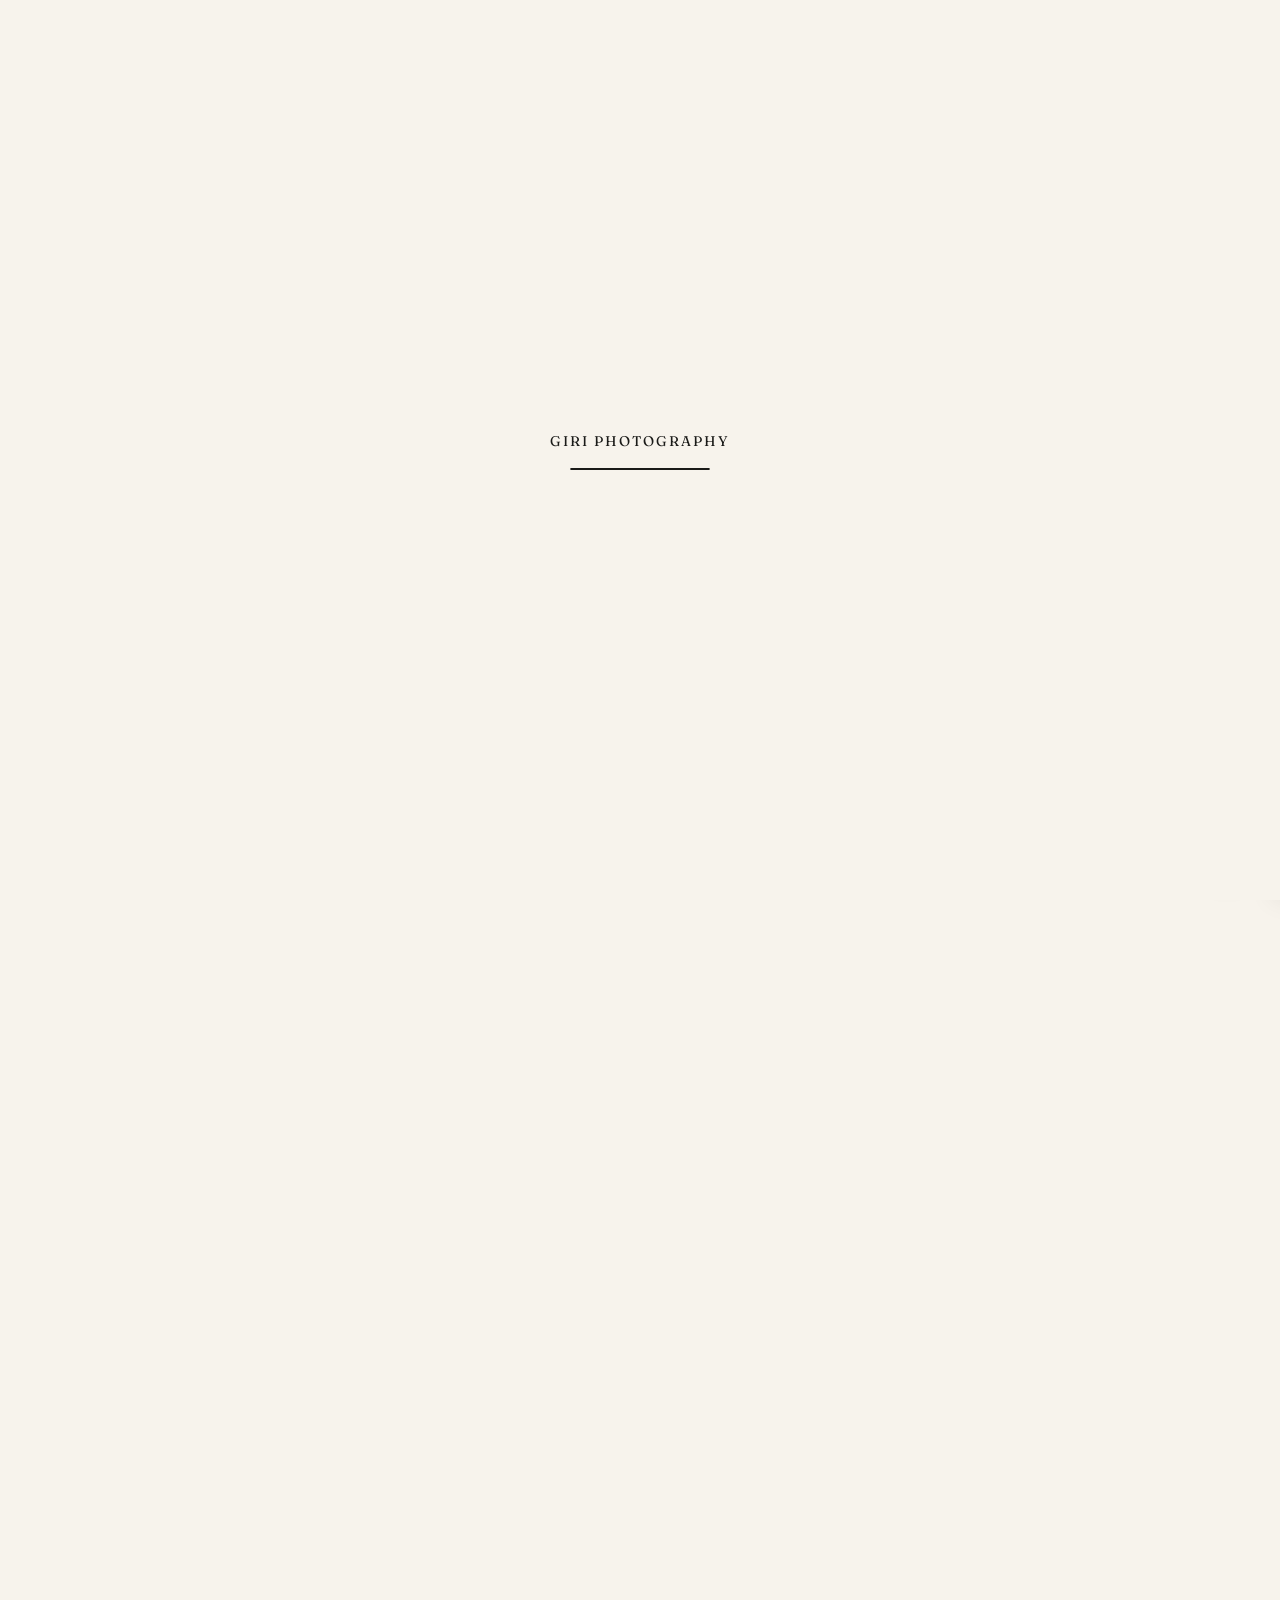
<file: index.html>
<!DOCTYPE html>
<html lang="en" class="is-loading">
<head>
<meta charset="UTF-8">
<meta name="viewport" content="width=device-width, initial-scale=1.0">
<title>Giri Photography | Wedding Photographers in Hyderabad | Since 2019</title>
<meta name="description" content="Giri Photography is a Hyderabad-based wedding photography and cinematography studio established in 2019. We capture weddings, pre-weddings, maternity, baby showers, portraits and traditional ceremonies across Hyderabad and India.">
<meta name="keywords" content="giri photography, giri photography hyderabad, wedding photographer hyderabad, wedding photography hyderabad, pre wedding photography hyderabad, maternity photography hyderabad, baby shower photography, cinematographer hyderabad">
<meta name="author" content="Giri Photography">
<meta name="robots" content="index, follow">
<link rel="canonical" href="https://giriphotography.com/">

<!-- Open Graph / Facebook / WhatsApp -->
<meta property="og:type" content="website">
<meta property="og:site_name" content="Giri Photography">
<meta property="og:title" content="Giri Photography | Wedding Photographers in Hyderabad">
<meta property="og:description" content="Trusted wedding photography and cinematography studio based in Hyderabad since 2019. Specializing in weddings, pre-weddings, maternity, baby showers and portraits across India.">
<meta property="og:url" content="https://giriphotography.com/">
<meta property="og:image" content="https://giriphotography.com/service/wedding.webp">
<meta property="og:locale" content="en_IN">

<!-- Twitter Card -->
<meta name="twitter:card" content="summary_large_image">
<meta name="twitter:title" content="Giri Photography | Wedding Photographers in Hyderabad">
<meta name="twitter:description" content="Trusted wedding photography and cinematography studio based in Hyderabad since 2019.">
<meta name="twitter:image" content="https://giriphotography.com/service/wedding.webp">

<meta name="theme-color" content="#000000">
<link rel="icon" type="image/png" href="favicon.png">
<link rel="apple-touch-icon" href="favicon.png">

<link rel="stylesheet" href="https://cdnjs.cloudflare.com/ajax/libs/font-awesome/6.5.1/css/all.min.css">
<link rel="stylesheet" href="css/style.css">
<link rel="stylesheet" href="css/home.css">

<script type="application/ld+json">
{
  "@context": "https://schema.org",
  "@type": "LocalBusiness",
  "name": "Giri Photography",
  "image": "https://giriphotography.com/giri.jpg",
  "logo": "https://giriphotography.com/logo.png",
  "url": "https://giriphotography.com/",
  "telephone": "+91-98484-03872",
  "priceRange": "₹1500 - ₹200000",
  "foundingDate": "2019",
  "areaServed": ["Hyderabad", "Secunderabad", "Kompally", "Telangana", "India"],
  "address": {
    "@type": "PostalAddress",
    "streetAddress": "Kompally",
    "addressLocality": "Hyderabad",
    "addressRegion": "Telangana",
    "addressCountry": "IN"
  },
  "contactPoint": {
    "@type": "ContactPoint",
    "telephone": "+91-98484-03872",
    "contactType": "customer service"
  },
  "geo": {
    "@type": "GeoCoordinates",
    "latitude": 17.5167,
    "longitude": 78.4833
  },
  "openingHoursSpecification": {
    "@type": "OpeningHoursSpecification",
    "dayOfWeek": ["Monday", "Tuesday", "Wednesday", "Thursday", "Friday", "Saturday"],
    "opens": "10:00",
    "closes": "20:30"
  },
  "sameAs": [
    "https://www.instagram.com/giriphotography_official98?igsh=MWI0Zm41c2Rlb3B0MA==",
    "https://www.youtube.com/@giriphotography_official"
  ],
  "hasOfferCatalog": {
    "@type": "OfferCatalog",
    "name": "Photography Services",
    "itemListElement": [
      { "@type": "Offer", "itemOffered": { "@type": "Service", "name": "Wedding & Pre-Wedding Photography" }, "price": "40000", "priceCurrency": "INR" },
      { "@type": "Offer", "itemOffered": { "@type": "Service", "name": "Maternity Shoot" }, "price": "40000", "priceCurrency": "INR" },
      { "@type": "Offer", "itemOffered": { "@type": "Service", "name": "House Warming Ceremony" }, "price": "1500", "priceCurrency": "INR" },
      { "@type": "Offer", "itemOffered": { "@type": "Service", "name": "Haldi Ceremony" }, "price": "20000", "priceCurrency": "INR" },
      { "@type": "Offer", "itemOffered": { "@type": "Service", "name": "Birthday Party Photography" }, "price": "6000", "priceCurrency": "INR" },
      { "@type": "Offer", "itemOffered": { "@type": "Service", "name": "Solo Photography" }, "price": "5000", "priceCurrency": "INR" }
    ]
  }
}
</script>

<script type="application/ld+json">
{
 "@context":"https://schema.org",
 "@type":"Organization",
 "name":"Giri Photography",
 "url":"https://giriphotography.com/",
 "logo":"https://giriphotography.com/logo.png",
 "sameAs":[
   "https://www.instagram.com/giriphotography_official98/",
   "https://www.youtube.com/@giriphotography_official"
 ]
}
</script>
</head>
<body>
 
<noscript>
  <style>
    #preloader{ display:none !important; }
    html.is-loading, html.is-loading body{ overflow:visible !important; height:auto !important; }
  </style>
</noscript>

<div id="preloader" class="preloader" aria-hidden="true">
  <div class="preloader-inner">
    <div class="preloader-text">Giri Photography</div>
    <div class="preloader-progress">
      <div class="preloader-progress-bar" id="preloaderProgressBar"></div>
    </div>
  </div>
</div>

<header id="siteHeader">
  <div class="container header-inner">
    <div class="logo">
      <a href="index.html" class="logo-name" aria-label="Giri Photography home">
        <span class="logo-giri">Giri</span> <span class="logo-photo">Photography</span>
      </a>
      <span class="logo-social">
        <a href="https://www.instagram.com/giriphotography_official98?igsh=MWI0Zm41c2Rlb3B0MA==" target="_blank" rel="noopener" aria-label="Instagram"><i class="fa-brands fa-instagram ig-icon"></i></a>
        <a href="https://www.youtube.com/@giriphotography_official" target="_blank" rel="noopener" aria-label="YouTube"><i class="fa-brands fa-youtube yt-icon"></i></a>
      </span>
    </div>

    <nav>
      <ul>
        <li><a href="index.html" class="nav-active fade-seq" style="--fd:0.3s">Home</a></li>
        <li><a href="team.html" class="fade-seq" style="--fd:0.35s">Team</a></li>
        <li><a href="portfolio.html" class="fade-seq" style="--fd:0.4s">Portfolio</a></li>
        <li><a href="service.html" class="fade-seq" style="--fd:0.45s">Services</a></li>
        <li><a href="contact.html" class="fade-seq" style="--fd:0.5s">Contact</a></li>
      </ul>
    </nav>

    <a href="contact.html" class="btn fade-seq" style="--fd:0.55s">Book a Shoot</a>

    <button class="nav-toggle" aria-label="Toggle menu" aria-expanded="false">
      <i class="fa-solid fa-bars"></i>
    </button>
  </div>
</header>

<ul class="mobile-nav" id="navLinks">
  <li><a href="index.html" class="nav-active">Home</a></li>
  <li><a href="team.html">Team</a></li>
  <li><a href="portfolio.html">Portfolio</a></li>
  <li><a href="service.html">Services</a></li>
  <li><a href="contact.html">Contact</a></li>
  <li><a href="contact.html" class="btn">Book a Shoot</a></li>
</ul>

<section class="hero">
  <div class="container">
    <div class="hero-top">
      <h1 class="seo-heading">Giri Photography &ndash; Wedding &amp; Event Photographer in Kompally, Hyderabad</h1>
      <div class="hero-heading" aria-hidden="true">
        <span class="line"><span class="line-inner">Visual</span></span>
        <span class="line"><span class="line-inner">Archiving</span></span>
      </div>
      <div class="hero-copy">
        <p class="fade-seq" style="--fd:0.55s">We preserve the emotions, connections, and stories behind every moment through timeless photography.</p>
        <a href="portfolio.html" class="btn btn-outline fade-seq" style="--fd:0.75s">View Portfolio</a>      </div>
    </div>

    <div class="gallery">
      <div class="ph building gallery-item" data-label="Architecture" style="--gd:0s">
        <img src="prewedding/couple9.webp" alt="Pre Wedding Couple Photography in Hyderabad">
      </div>
      <div class="right-col">
        <div class="ph coat gallery-item" data-label="Editorial" style="--gd:0.25s">
          <img src="engagement/ring3.webp" alt="Wedding Ring Photography by Giri Photography">
        </div>
        <div class="ph lens gallery-item" data-label="Equipment" style="--gd:0.5s">
          <img src="service/babyborn.webp" alt="Baby Shower Photography in Hyderabad">
        </div>
      </div>
    </div>
  </div> 
</section>

<section class="stats-section">
  <div class="container">
    <div class="stats-top"><span class="live-dot"></span>Hyderabad  </div>
    <div class="stats">
      <div class="stat"><div class="num" data-target="7" data-suffix="">0</div><div class="label">Years of Craft</div></div>
      <div class="stat"><div class="num" data-target="500" data-suffix="+">0</div><div class="label">EVENTS COVERED</div></div>
      <div class="stat"><div class="num" data-target="400" data-suffix="">0</div><div class="label">WEDDING STORIES      </div></div>
      <div class="stat"><div class="num" data-target="1000" data-suffix="" data-pad="2">00</div><div class="label">HAPPY FAMILIES</div></div>
    </div>
  </div>
</section>

<section class="studio">
  <div class="container studio-grid">
    <div class="studio-left">
      <div class="eyebrow split-reveal" style="--sd:0s; margin-bottom:16px;">The Studio</div>
      <h2 class="split-reveal" style="--sd:0.1s">Capturing moments that deserve to be remembered forever.</h2>
    </div>
    <div class="studio-right">
      <h3 class="visually-hidden">About Giri Photography</h3>
      <p class="split-reveal" style="--sd:0.15s">Founded in 2019, Giri Photography is a Hyderabad-based wedding photography and cinematography studio specializing in timeless visual storytelling. Our team has documented hundreds of weddings, engagements, maternity shoots, baby showers, portraits and traditional ceremonies across Hyderabad and India.</p>
      <p class="split-reveal" style="--sd:0.2s">We combine artistic photography with cinematic filmmaking to preserve genuine emotions and unforgettable memories. Whether it's an intimate ceremony or a grand wedding celebration, we create photographs and films that families treasure for generations.</p>
      <a href="team.html" class="discover split-reveal" style="--sd:0.3s">DISCOVER MORE</a>
    </div>
  </div>
</section>

<section class="services">
  <div class="container">
    <div class="services-head">
      <div>
        <div class="eyebrow split-reveal" style="--sd:0s; margin-bottom:10px;">Signature Offerings</div>
        <h2 class="split-reveal" style="--sd:0.1s">Our Services</h2>
        <p class="split-reveal" style="--sd:0.15s; max-width:480px; margin-top:14px;">From weddings to birthdays, we offer a range of photography packages tailored to capture every occasion beautifully.</p>
        <a href="service.html" class="btn btn-outline split-reveal" style="--sd:0.2s; margin-top:20px;">View Services</a>
      </div>
    </div>

    <div class="service-cards-wrap">
      <div class="service-cards">
        <div class="service-card">
          <div class="ph" data-label="Wedding"><img id="home-service-photo-1" src="service/wedding.webp" alt="Wedding"></div>
          <div class="count">01 / 6</div>
          <h3 id="home-service-name-1">Wedding &amp; Pre-Wedding</h3>
          <div class="price" id="home-service-price-1">From ₹8,000</div>
          <a href="contact.html" class="service-book-btn">Book Now</a>
        </div>
        <div class="service-card">
          <div class="ph" data-label="Maternity"><img id="home-service-photo-2" src="service/maternity.webp" alt="Maternity"></div>
          <div class="count">02 / 6</div>
          <h3 id="home-service-name-2">Maternity Shoot</h3>
          <div class="price" id="home-service-price-2">From ₹6,500</div>
          <a href="contact.html" class="service-book-btn">Book Now</a>
        </div>
        <div class="service-card">
          <div class="ph" data-label="House Warming"><img id="home-service-photo-3" src="house.webp" alt="House Warming"></div>
          <div class="count">03 / 6</div>
          <h3 id="home-service-name-3">House Warming Ceremony</h3>
          <div class="price" id="home-service-price-3">From ₹5,000</div>
          <a href="contact.html" class="service-book-btn">Book Now</a>
        </div>
        <div class="service-card">
          <div class="ph" data-label="Haldi ceremony"><img id="home-service-photo-4" src="service/haldi.webp" alt="Haldi ceremony"></div>
          <div class="count">04 / 6</div>
          <h3 id="home-service-name-4">Haldi</h3>
          <div class="price" id="home-service-price-4">From ₹4,000</div>
          <a href="contact.html" class="service-book-btn">Book Now</a>
        </div>
        <div class="service-card">
          <div class="ph" data-label="Birthday parites"><img id="home-service-photo-5" src="service/birthday.webp" alt="Birthday parites"></div>
          <div class="count">05 / 6</div>
          <h3 id="home-service-name-5">Birthday parties</h3>
          <div class="price" id="home-service-price-5">From ₹5,500</div>
          <a href="contact.html" class="service-book-btn">Book Now</a>
        </div>
        <div class="service-card">
          <div class="ph" data-label="traditional events"><img id="home-service-photo-6" src="service/solo.webp" alt="traditional events"></div>
          <div class="count">06 / 6</div>
          <h3 id="home-service-name-6">Solo Photography</h3>
          <div class="price" id="home-service-price-6">From ₹7,000</div>
          <a href="contact.html" class="service-book-btn">Book Now</a>
        </div>
      </div>
    </div>

    <div class="scroll-hint">
      <span>Swipe to see more</span>
      <i class="fa-solid fa-arrow-right-long"></i>
    </div>
  </div>
</section>

<section class="quote-section">
  <div class="container">
    <div class="quote-inner">
      <div class="quote-mark split-reveal" style="--sd:0s">&rdquo;</div>
      <div class="split-reveal" style="--sd:0.1s">
        <blockquote>&ldquo;The studio has a unique ability to capture the soul of a garment. Their work isn&rsquo;t just photography; it&rsquo;s high art that communicates prestige and quiet luxury.&rdquo;</blockquote>
      </div>
      <div class="split-reveal" style="--sd:0.2s">
        <cite>&mdash; Creative Director, Vogue</cite>
      </div>
      <div class="quote-dots split-reveal" style="--sd:0.3s"></div>
    </div>
  </div>

</section>

<section class="cta-section">
  <div class="container">
    <h2 class="split-reveal" style="--sd:0.1s">Begin Your Story</h2>
    <p class="split-reveal" style="--sd:0.2s">From intimate ceremonies to grand celebrations, we transform your precious moments into timeless stories that live beyond a lifetime.</p>
    <a href="contact.html"class="btn">Book Your Session</a></div>
</section>

<footer>
  <div class="container">
    <div class="footer-grid">
      <div class="split-reveal" style="--sd:0s">
        <h4>Giri Photography</h4>
        <p>Giri Photography is a Hyderabad-based wedding photography and cinematography studio specializing in weddings, pre-weddings, maternity, baby showers, portraits and traditional ceremonies across Hyderabad and India.</p>
        <div class="social">
          <a href="https://www.instagram.com/giriphotography_official98?igsh=MWI0Zm41c2Rlb3B0MA==" target="_blank" rel="noopener" aria-label="Instagram"><span><i class="fa-brands fa-instagram"></i></span></a>
          <a href="#" aria-label="Facebook"><span><i class="fa-brands fa-facebook-f"></i></span></a>
          <a href="https://wa.me/919848403872" target="_blank" rel="noopener" aria-label="WhatsApp"><span><i class="fa-brands fa-whatsapp"></i></span></a>
        </div>
      </div>
      <div class="foot-links split-reveal" style="--sd:0.1s">
        <div class="head">Quick Links</div>
        <ul>
          <li><a href="index.html">Home</a></li>
          <li><a href="portfolio.html">Portfolio</a></li>
          <li><a href="service.html">Services</a></li>
          <li><a href="contact.html">Contact</a></li>
        </ul>
      </div>
      <div class="foot-links split-reveal" style="--sd:0.2s">
        <div class="head">Explore</div>
        <ul>
          <li><a href="#">Journal</a></li>
          <li><a href="#">Gallery</a></li>
          <li><a href="#">Press</a></li>
          <li><a href="#">FAQs</a></li>
        </ul>
      </div>
      <div class="split-reveal" style="--sd:0.3s">
        <div class="head foot-links" style="margin-bottom:14px;">Visit Us</div>
        <div class="visit-box">
          <p><i class="fa-solid fa-location-dot"></i> kompally , hyderabad</p>
          <p><i class="fa-solid fa-phone"></i> +91 98484 03872</p>
          <p><i class="fa-solid fa-clock"></i> Mon&ndash;Sat, 10:00 AM &ndash; 8:30 PM</p>
          <a href="https://www.google.com/maps/search/?api=1&query=Kompally,+Hyderabad" target="_blank" rel="noopener" class="get-dir">GET DIRECTIONS <i class="fa-solid fa-arrow-right-long"></i></a>
        </div>
      </div>
    </div>
    <div class="foot-bottom split-reveal" style="--sd:0.4s">
      <span>&copy; 2026 Giri Photography. All rights reserved.</span>
      <span><a href="#">Privacy policy</a><a href="#">Terms of service</a></span>
    </div>
  </div>
</footer>

<a href="tel:+919848403872" class="call-float call-float-enter" aria-label="Call the studio">
  <svg viewBox="0 0 24 24" fill="white" xmlns="http://www.w3.org/2000/svg">
    <path d="M6.62 10.79a15.05 15.05 0 0 0 6.59 6.59l2.2-2.2a1 1 0 0 1 1.01-.24c1.12.37 2.33.57 3.58.57a1 1 0 0 1 1 1V20a1 1 0 0 1-1 1C10.61 21 3 13.39 3 4a1 1 0 0 1 1-1h3.5a1 1 0 0 1 1 1c0 1.25.2 2.46.57 3.58a1 1 0 0 1-.25 1.01l-2.2 2.2Z"/>
  </svg>
</a>

<script src="js/home.js"></script>
<script src="js/main.js"></script>

 <script src="https://identity.netlify.com/v1/netlify-identity-widget.js"></script>
<script>
  if (window.netlifyIdentity) {
    window.netlifyIdentity.on("init", function(user) {
      if (!user) {
        window.netlifyIdentity.on("login", function() {
          document.location.href = "/admin/";
        });
      }
    });
  }
</script>

</body>
</html>
</file>
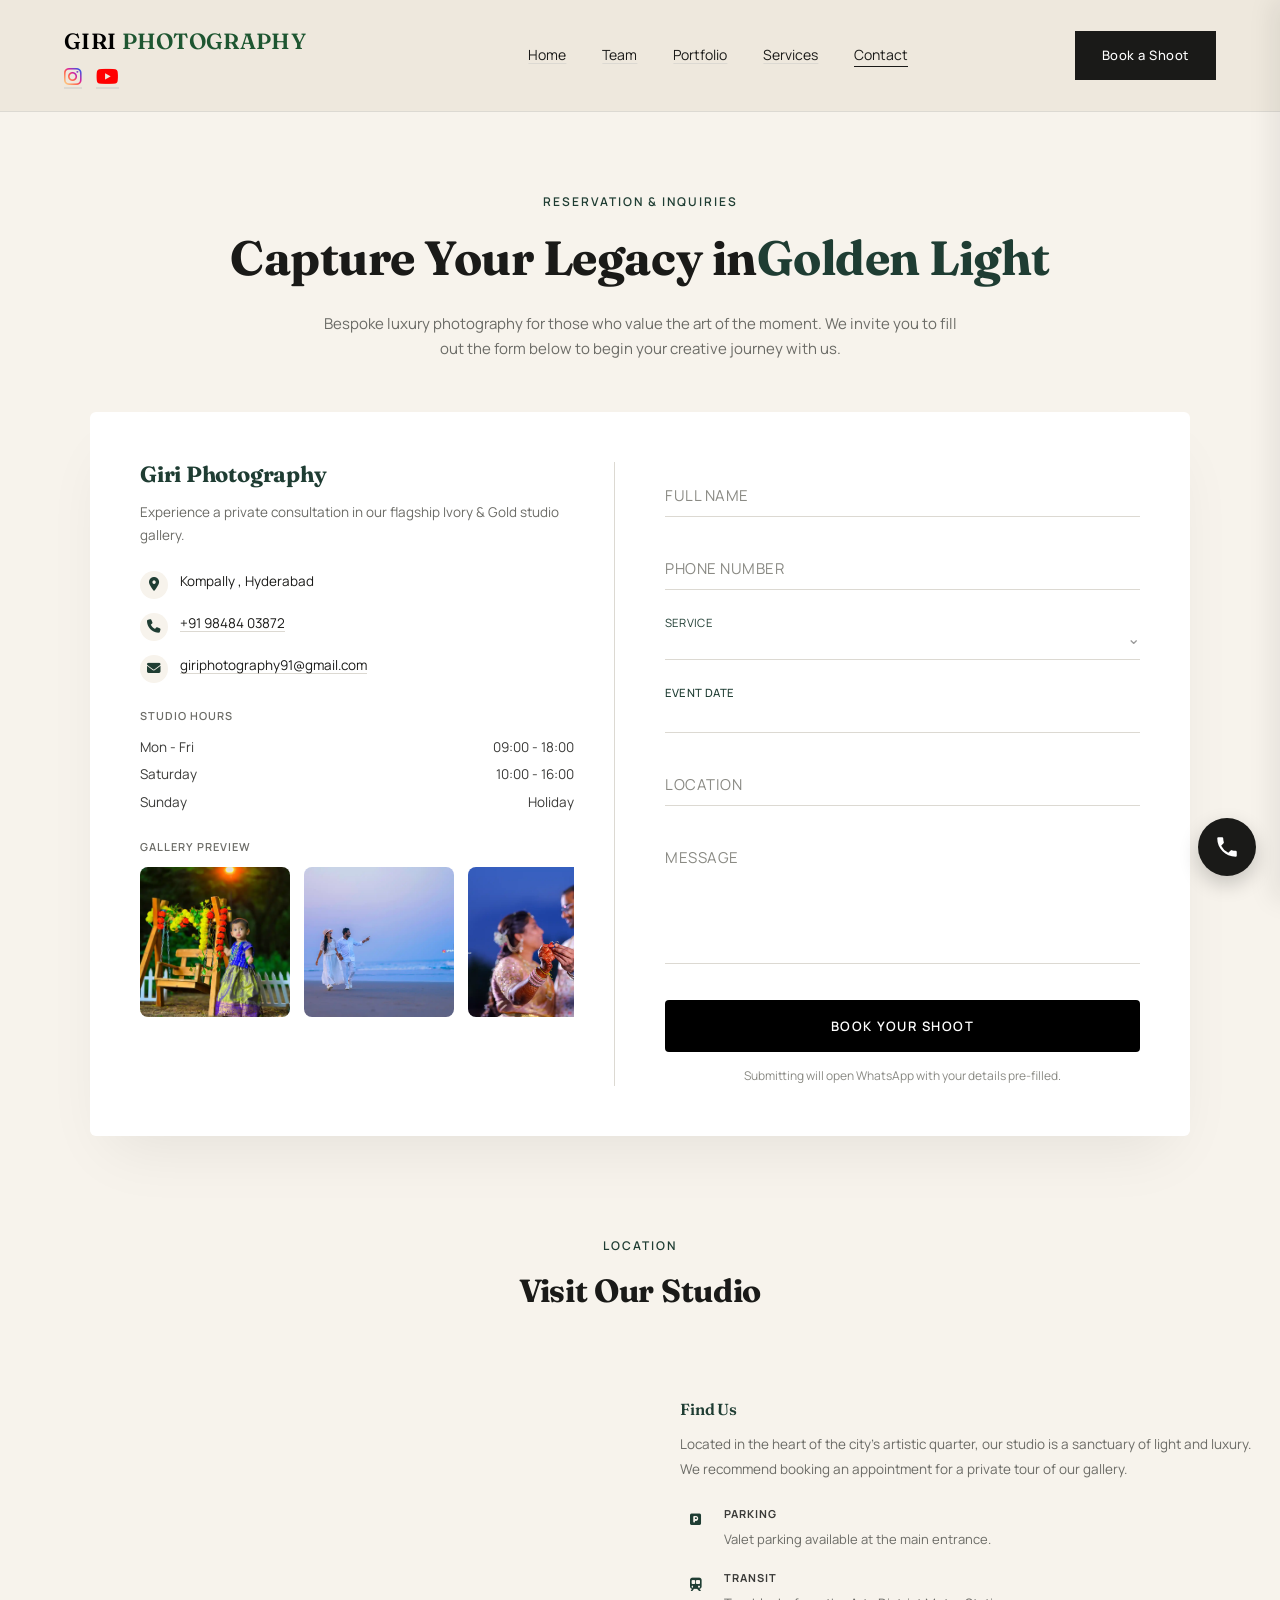
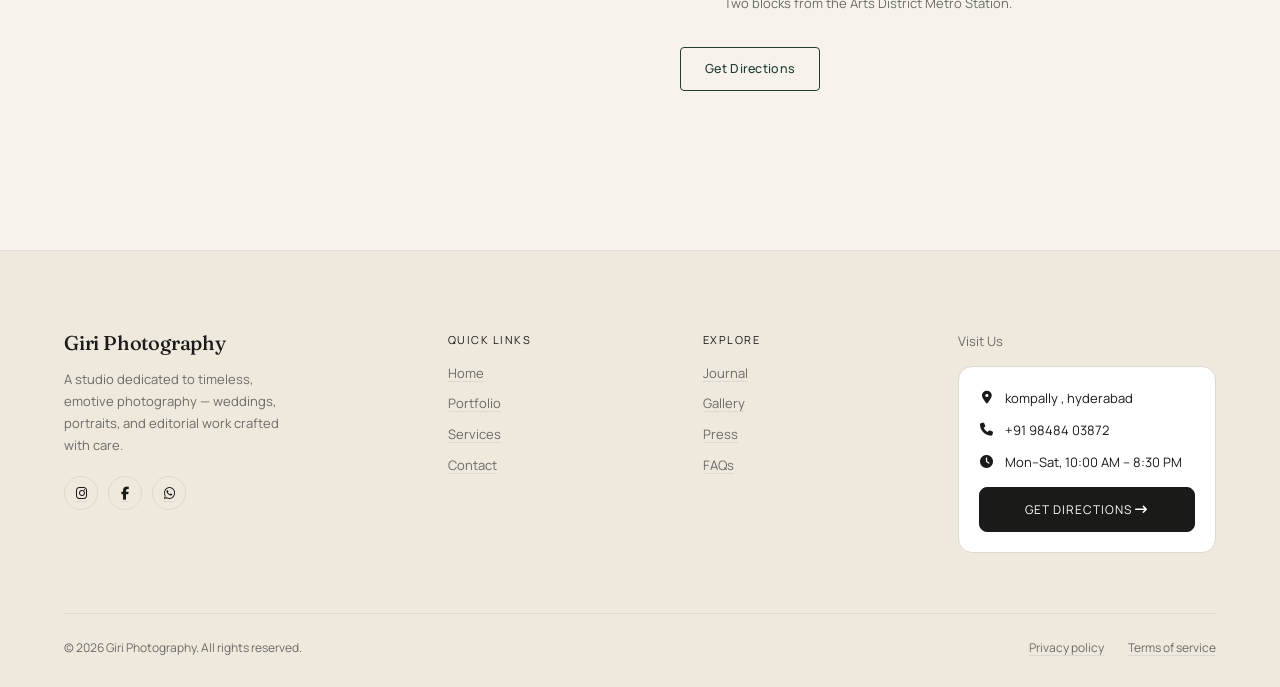
<file: contact.html>
<!DOCTYPE html>
<html lang="en">
<head>
<meta charset="UTF-8">
<meta name="viewport" content="width=device-width, initial-scale=1.0">
<title>Contact &amp; Book a Shoot | Giri Photography, Kompally, Hyderabad</title>
<meta name="description" content="Book your wedding, maternity or event photography session with Giri Photography. Located in Kompally, Hyderabad. Call +91 98484 03872 or message us on WhatsApp.">
<meta name="robots" content="index, follow">
<link rel="canonical" href="https://giriphotography.com/contact.html">

<meta property="og:type" content="website">
<meta property="og:site_name" content="Giri Photography">
<meta property="og:title" content="Contact &amp; Book a Shoot | Giri Photography">
<meta property="og:description" content="Book your wedding, maternity or event photography session with Giri Photography, Kompally, Hyderabad.">
<meta property="og:url" content="https://giriphotography.com/contact.html">
<meta property="og:image" content="https://giriphotography.com/logo.png">

<meta name="twitter:card" content="summary_large_image">
<meta name="twitter:title" content="Contact &amp; Book a Shoot | Giri Photography">
<meta name="twitter:description" content="Book your wedding, maternity or event photography session with Giri Photography, Kompally, Hyderabad.">
<meta name="twitter:image" content="https://giriphotography.com/logo.png">

<link rel="icon" type="image/png" href="favicon.png">
<link rel="stylesheet" href="https://cdnjs.cloudflare.com/ajax/libs/font-awesome/6.5.1/css/all.min.css">
<link rel="stylesheet" href="css/style.css">
<link rel="stylesheet" href="css/contact.css">

</head>
<body>



  <div class="cursor-dot" id="cursorDot"></div>

  <header>
    <div class="container header-inner">
      <div class="logo">
        <a href="index.html" class="logo-name" aria-label="Giri Photography home">
          <span class="logo-giri">Giri</span> <span class="logo-photo">Photography</span>
        </a>
        <span class="logo-social">
          <a href="https://www.instagram.com/giriphotography_official98?igsh=MWI0Zm41c2Rlb3B0MA==" target="_blank" rel="noopener" aria-label="Instagram"><i class="fa-brands fa-instagram ig-icon"></i></a>
          <a href="https://www.youtube.com/@giriphotography_official" target="_blank" rel="noopener" aria-label="YouTube"><i class="fa-brands fa-youtube yt-icon"></i></a>
        </span>
      </div>
  
      <nav>
        <ul>
          <li><a href="index.html">Home</a></li>
          <li><a href="team.html">Team</a></li>
         <li><a href="portfolio.html">Portfolio</a></li>
          <li><a href="service.html">Services</a></li>
          <li><a href="contact.html" class="nav-active">Contact</a></li>
        </ul>
      </nav>
  
      <a href="contact.html" class="btn">Book a Shoot</a>
  
      <button class="nav-toggle" aria-label="Toggle menu" aria-expanded="false">
        <i class="fa-solid fa-bars"></i>
      </button>
    </div>
  </header>

  <ul class="mobile-nav" id="navLinks">
    <li><a href="index.html" class="nav-active">Home</a></li>
        <li><a href="team.html">Team</a></li>
       <li><a href="portfolio.html">Portfolio</a></li>
        <li><a href="service.html">Services</a></li>
        <li><a href="contact.html">Contact</a></li>
        <li><a href="contact.html" class="btn">Book a Shoot</a></li>
  </ul>

<section class="hero">
  <div class="eyebrow reveal-up" style="--d:0s">RESERVATION &amp; INQUIRIES</div>
  <h1 class="reveal-up" style="--d:0.12s">Capture Your Legacy in<span class="gold-line">Golden Light<i class="gold-underline"></i></span></h1>
  <p class="reveal-up" style="--d:0.28s">Bespoke luxury photography for those who value the art of the moment. We invite you to fill out the form below to begin your creative journey with us.</p>
</section>

<div class="card-wrap" id="book">
  <div class="card scroll-reveal">
    <div class="card-left">
      <h3>Giri Photography</h3>
      <p>Experience a private consultation in our flagship Ivory &amp; Gold studio gallery.</p>

      <div class="info-row">
        <div class="info-icon"><i class="fa-solid fa-location-dot"></i></div>
        <div>Kompally , Hyderabad</div>
      </div>
      <div class="info-row">
        <div class="info-icon">
            <i class="fa-solid fa-phone"></i>
        </div>
        <div>
            <a href="tel:+919848403872">+91 98484 03872</a>
        </div>
    </div>
    
    <div class="info-row">
        <div class="info-icon">
            <i class="fa-solid fa-envelope"></i>
        </div>
        <div>
            <a href="mailto:giriphotography91@gmail.com">giriphotography91@gmail.com</a>
        </div>
    </div>

      <div class="hours-title">STUDIO HOURS</div>
      <div class="hours-row"><span>Mon - Fri</span><span>09:00 - 18:00</span></div>
      <div class="hours-row"><span>Saturday</span><span>10:00 - 16:00</span></div>
      <div class="hours-row"><span>Sunday</span><span>Holiday</span></div>

      <div class="gallery-title">GALLERY PREVIEW</div>
      <div class="gallery-imgs">
        <div><img class="fade-img" src="birthdays/birthday5.webp" alt="studio interior"></div>
        <div><img class="fade-img" src="prewedding/couple2.webp" alt="camera lens"></div>
        <div><img class="fade-img" src="engagement/ring5.webp" alt="wedding photography"></div>
        <div><img class="fade-img" src="newborn/born7.webp" alt="portrait session"></div>
      </div>
    </div>

    <div class="card-right">
      <form id="bookingForm" onsubmit="sendToWhatsApp(event)">
        <div class="field">
          <div class="input-wrap">
            <input type="text" id="fullName" placeholder=" " autocomplete="off">
            <label for="fullName">Full Name</label>
            <span class="input-underline"></span>
          </div>
        </div>
        <div class="field">
          <div class="input-wrap">
            <input type="tel" id="phoneNumber" placeholder=" " autocomplete="off">
            <label for="phoneNumber">Phone Number</label>
            <span class="input-underline"></span>
          </div>
        </div>
        <div class="field select-wrap">
          <div class="input-wrap">
            <select id="serviceType">
              <option value=""></option>
              <option>Wedding</option>
              <option>Engagement</option>
              <option>Reception</option>
              <option>Pre Wedding Shoot</option>
              <option>Baby Shoot</option>
              <option>House Warming</option>
              <option>Naming Ceremony</option>
              <option>Maternity Shoot</option>
              <option>Baby Borne Shoot</option>
              <option>Birthday Party</option>
              <option>Sangeeth</option>
              <option>Haldi</option>
              <option>Saree Ceremony</option>
              <option>Dhoti Ceremony</option>
            </select>
            <label for="serviceType" class="label-static">Service</label>
            <span class="input-underline"></span>
          </div>
        </div>
        <div class="field event-date">
          <div class="input-wrap">
            <input type="text" id="eventDate" placeholder=" " onfocus="(this.type='date')" onblur="if(!this.value)this.type='text'">
            <label for="eventDate" class="label-static">Event Date</label>
            <span class="input-underline"></span>
          </div>
        </div>
        <div class="field">
          <div class="input-wrap">
            <input type="text" id="eventLocation" placeholder=" " autocomplete="off">
            <label for="eventLocation">Location</label>
            <span class="input-underline"></span>
          </div>
        </div>
        <div class="field">
          <div class="input-wrap">
            <textarea id="messageBox" placeholder=" "></textarea>
            <label for="messageBox">Message</label>
            <span class="input-underline"></span>
          </div>
        </div>
        <button type="submit" class="submit-btn" id="submitBtn">
          <span class="btn-text">BOOK YOUR SHOOT</span>
        </button>
      </form>
      <p style="text-align:center;font-size:12px;color:#8a8a84;margin-top:14px;">
        Submitting will open WhatsApp with your details pre-filled.
      </p>
    </div>
  </div>
</div>

<section class="location-section scroll-reveal">
  <div class="eyebrow">LOCATION</div>
  <h2>Visit Our Studio</h2>
</section>

<div class="location-content">
  <div class="map-box scroll-reveal-left">
    <iframe
      src="https://maps.google.com/maps?q=Kompally%2C%20Hyderabad%2C%20Telangana&t=&z=13&ie=UTF8&iwloc=&output=embed"
      width="100%"
      height="100%"
      style="border:0;" 
      allowfullscreen=""
      loading="lazy"
      referrerpolicy="no-referrer-when-downgrade"
      title="Giri Photography location - Kompally, Hyderabad">
    </iframe>
  </div>
  <div class="find-us scroll-reveal-right">
    <h3>Find Us</h3>
    <p>Located in the heart of the city's artistic quarter, our studio is a sanctuary of light and luxury. We recommend booking an appointment for a private tour of our gallery.</p>

    <div class="feature-row">
      <div class="feature-icon"><i class="fa-solid fa-square-parking"></i></div>
      <div class="feature-text">
        <strong>PARKING</strong>
        <span>Valet parking available at the main entrance.</span>
      </div>
    </div>
    <div class="feature-row">
      <div class="feature-icon"><i class="fa-solid fa-train-subway"></i></div>
      <div class="feature-text">
        <strong>TRANSIT</strong>
        <span>Two blocks from the Arts District Metro Station.</span>
      </div>
    </div>
    <a href="https://www.google.com/maps/search/?api=1&query=Kompally,+Hyderabad" target="_blank" rel="noopener" class="directions-btn">Get Directions</a>
  </div>
</div>

<a href="tel:+919848403872" class="call-float call-float-enter" aria-label="Call the studio">
  <svg viewBox="0 0 24 24" fill="white" xmlns="http://www.w3.org/2000/svg">
    <path d="M6.62 10.79a15.05 15.05 0 0 0 6.59 6.59l2.2-2.2a1 1 0 0 1 1.01-.24c1.12.37 2.33.57 3.58.57a1 1 0 0 1 1 1V20a1 1 0 0 1-1 1C10.61 21 3 13.39 3 4a1 1 0 0 1 1-1h3.5a1 1 0 0 1 1 1c0 1.25.2 2.46.57 3.58a1 1 0 0 1-.25 1.01l-2.2 2.2Z"/>
  </svg>
</a>

<footer>
  <div class="container">
    <div class="footer-grid">
      <div>
        <h4>Giri Photography</h4>
        <p>A studio dedicated to timeless, emotive photography &mdash; weddings, portraits, and editorial work crafted with care.</p>
        <div class="social">
          <a href="https://www.instagram.com/giriphotography_official98?igsh=MWI0Zm41c2Rlb3B0MA==" target="_blank" rel="noopener" aria-label="Instagram"><span><i class="fa-brands fa-instagram"></i></span></a>
          <a href="#" aria-label="Facebook"><span><i class="fa-brands fa-facebook-f"></i></span></a>
          <a href="https://wa.me/919848403872" target="_blank" rel="noopener" aria-label="WhatsApp"><span><i class="fa-brands fa-whatsapp"></i></span></a>
        </div>
      </div>
      <div class="foot-links">
        <div class="head">Quick Links</div>
        <ul>
          <li><a href="index.html">Home</a></li>
          <li><a href="portfolio.html">Portfolio</a></li>
          <li><a href="service.html">Services</a></li>
          <li><a href="contact.html">Contact</a></li>
        </ul>
      </div>
      <div class="foot-links">
        <div class="head">Explore</div>
        <ul>
          <li><a href="#">Journal</a></li>
          <li><a href="#">Gallery</a></li>
          <li><a href="#">Press</a></li>
          <li><a href="#">FAQs</a></li>
        </ul>
      </div>
      <div>
        <div class="head foot-links" style="margin-bottom:14px;">Visit Us</div>
        <div class="visit-box">
          <p><i class="fa-solid fa-location-dot"></i> kompally , hyderabad</p>
          <p><i class="fa-solid fa-phone"></i> +91 98484 03872</p>
          <p><i class="fa-solid fa-clock"></i> Mon&ndash;Sat, 10:00 AM &ndash; 8:30 PM</p>
          <a href="https://www.google.com/maps/search/?api=1&query=Kompally,+Hyderabad" target="_blank" rel="noopener" class="get-dir">GET DIRECTIONS <i class="fa-solid fa-arrow-right-long"></i></a>
        </div>
      </div>
    </div>
    <div class="foot-bottom">
      <span>&copy; 2026 Giri Photography. All rights reserved.</span>
      <span><a href="#">Privacy policy</a><a href="#">Terms of service</a></span>
    </div>
  </div>
</footer>

<script src="js/contact.js"></script>


<script src="js/main.js"></script>



</body>
</html>
</file>
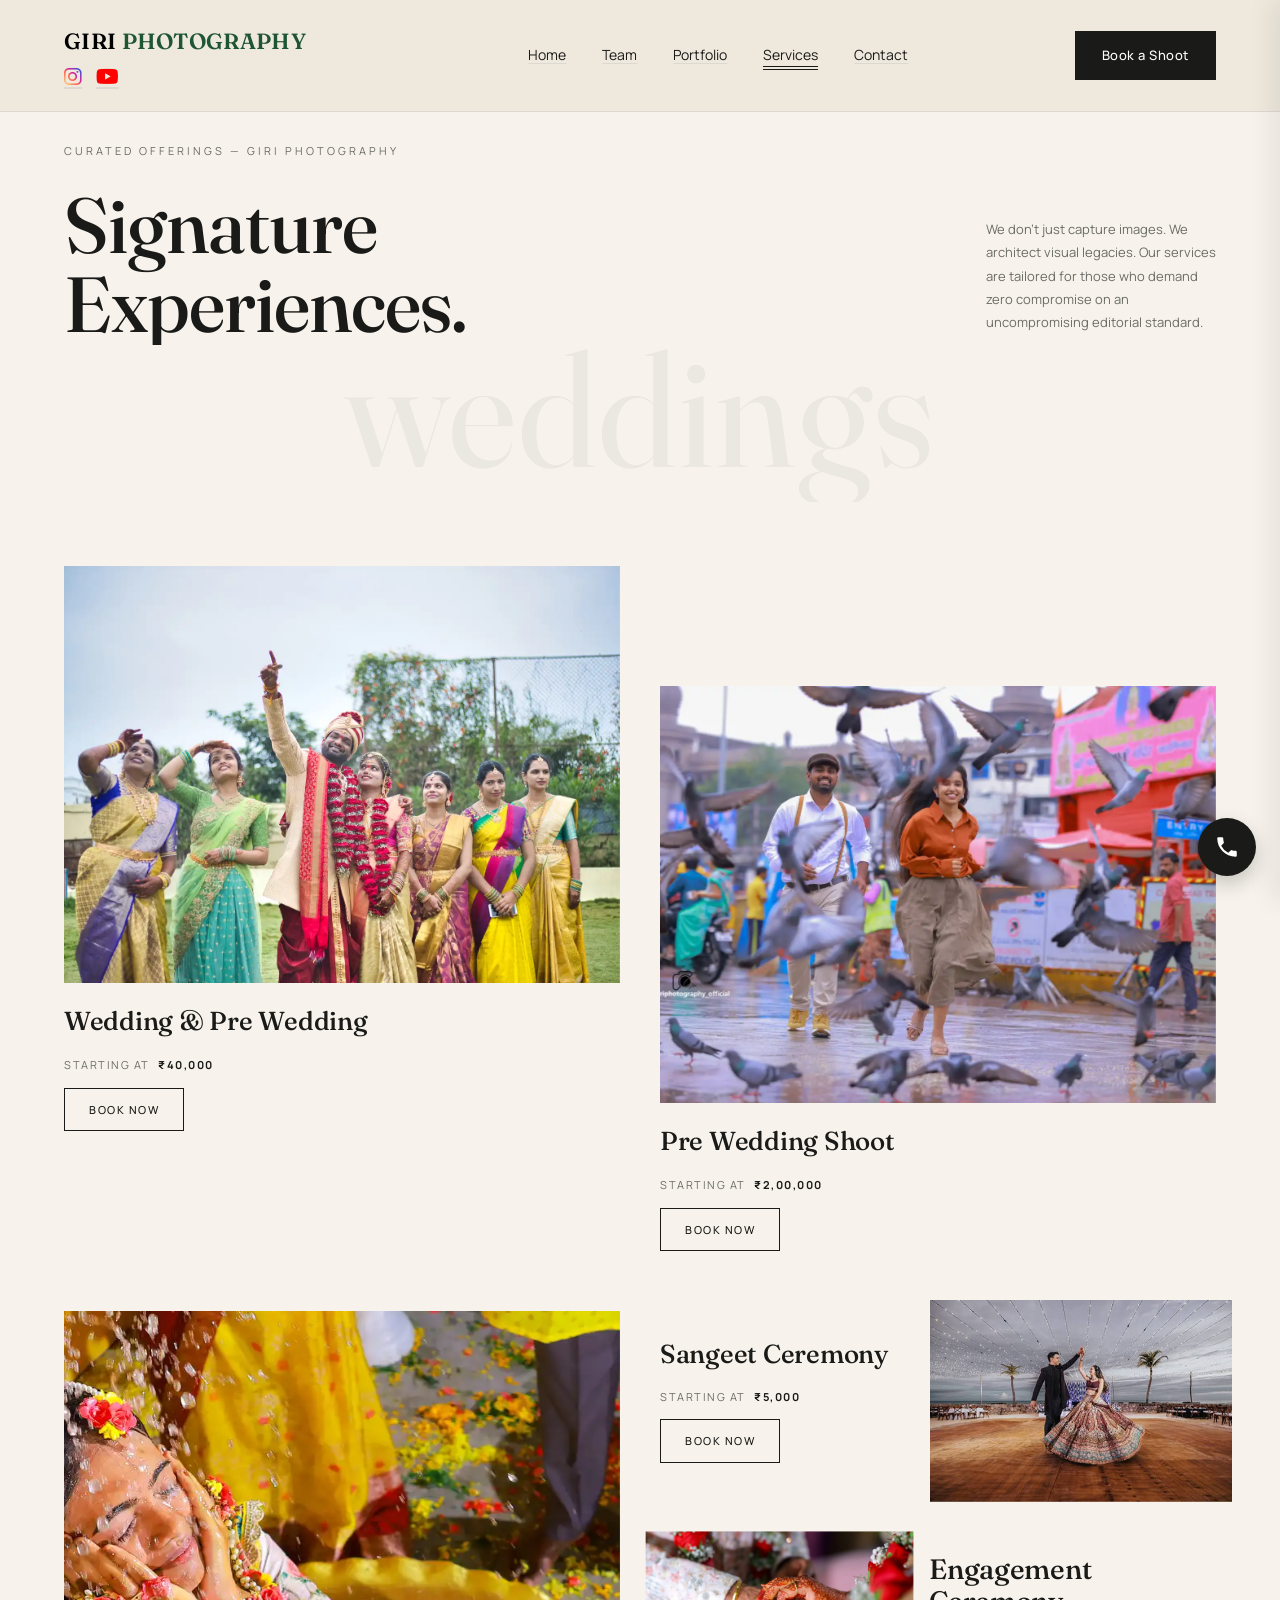
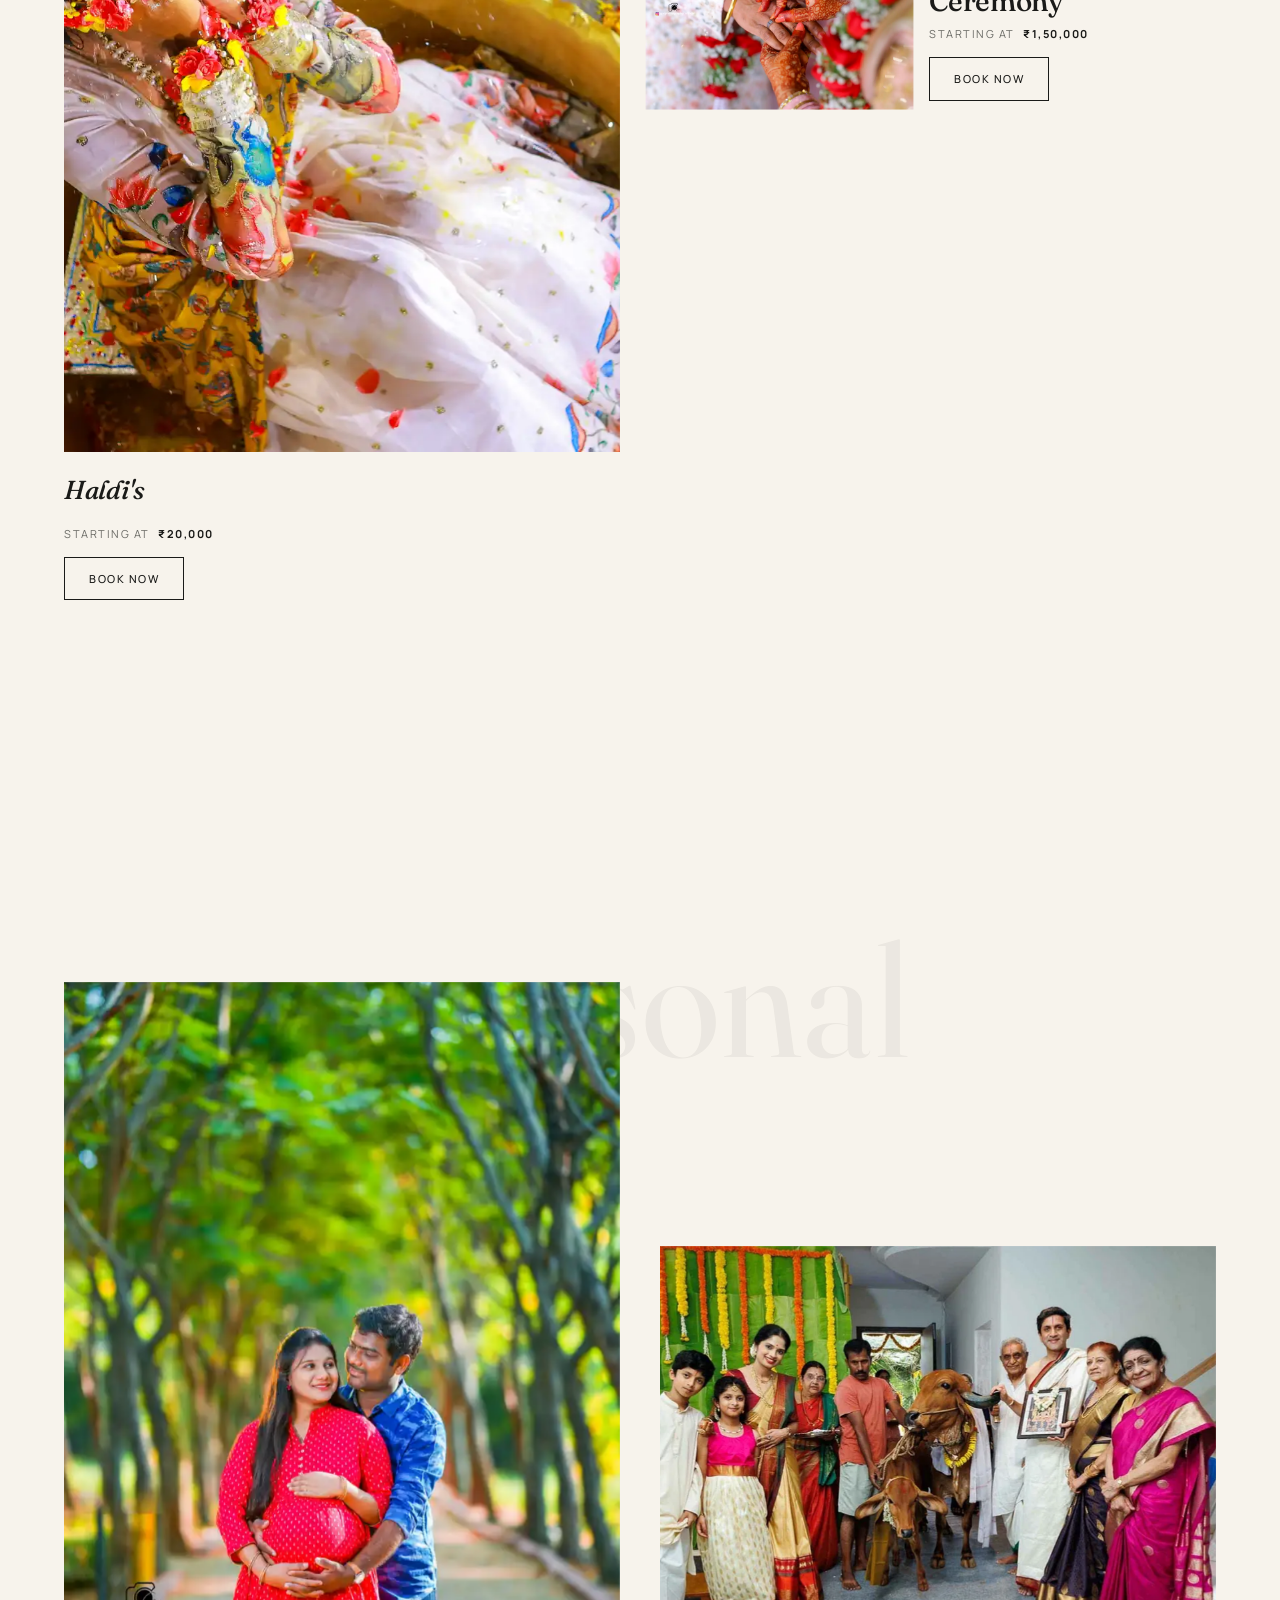
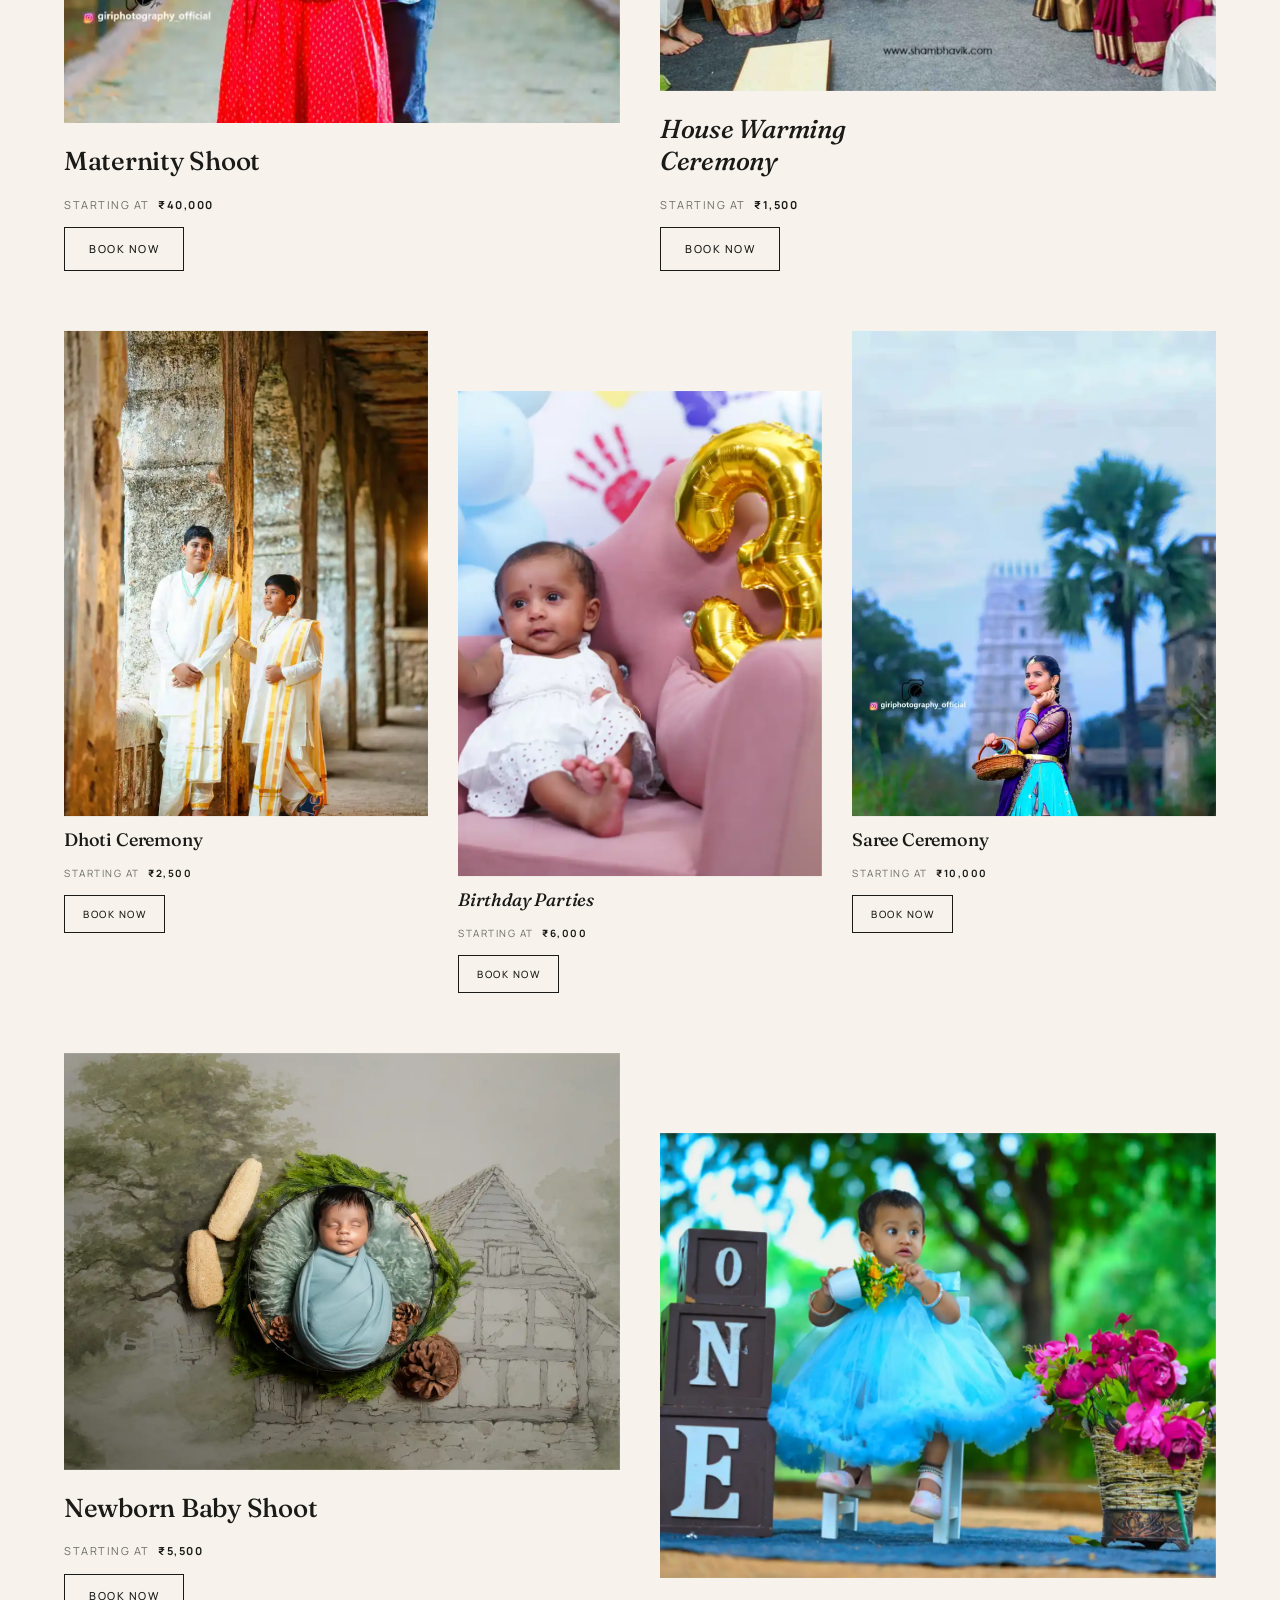
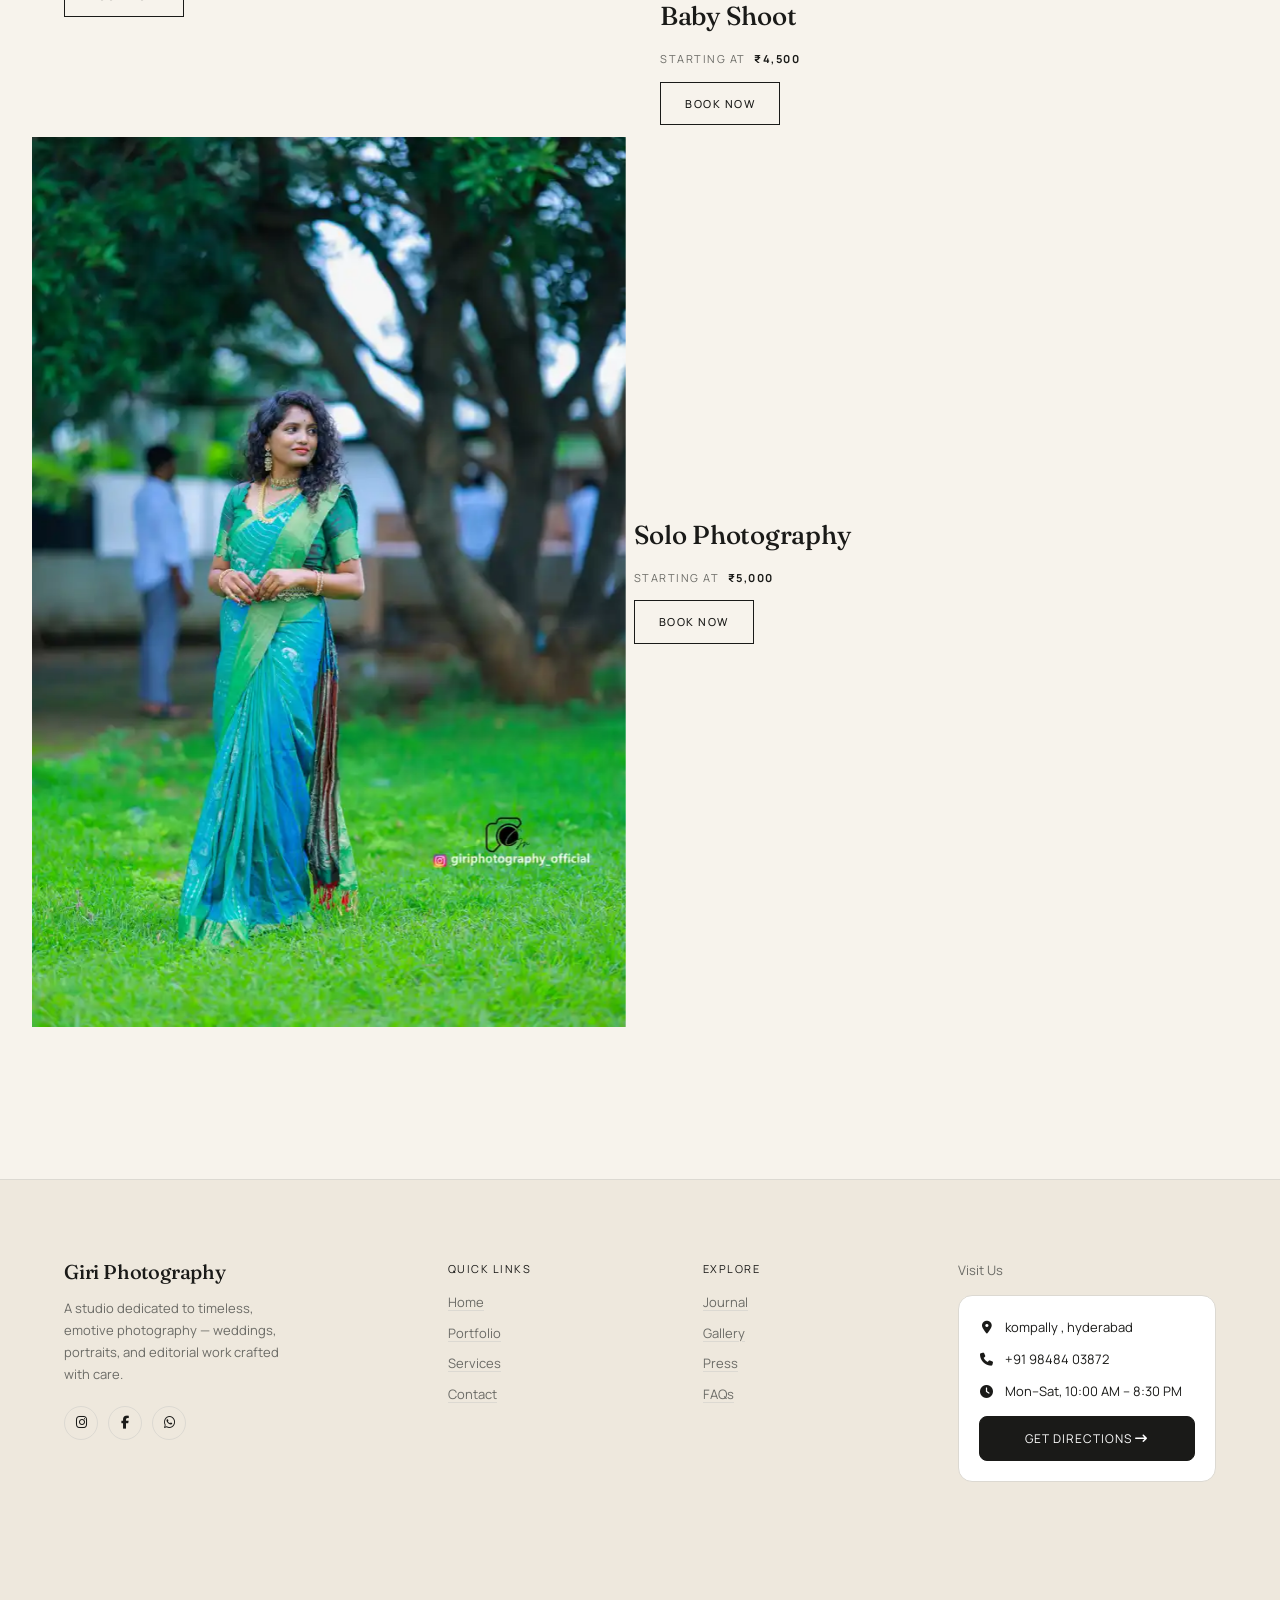
<file: service.html>
<!DOCTYPE html>
<html lang="en">
<head>
<meta charset="UTF-8">
<meta name="viewport" content="width=device-width, initial-scale=1.0">
<title>Photography Services &amp; Pricing | Giri Photography, Hyderabad</title>
<meta name="description" content="Explore Giri Photography's services in Hyderabad: wedding &amp; pre-wedding, maternity, haldi, house warming, birthday, dhoti, saree and newborn photography, with transparent pricing.">
<meta name="robots" content="index, follow">
<link rel="canonical" href="https://giriphotography.com/service.html">

<meta property="og:type" content="website">
<meta property="og:site_name" content="Giri Photography">
<meta property="og:title" content="Photography Services &amp; Pricing | Giri Photography">
<meta property="og:description" content="Wedding, maternity, haldi, birthday and event photography packages with transparent pricing, in Hyderabad.">
<meta property="og:url" content="https://giriphotography.com/service.html">
<meta property="og:image" content="https://giriphotography.com/service/wedding.webp">

<meta name="twitter:card" content="summary_large_image">
<meta name="twitter:title" content="Photography Services &amp; Pricing | Giri Photography">
<meta name="twitter:description" content="Wedding, maternity, haldi, birthday and event photography packages with transparent pricing, in Hyderabad.">
<meta name="twitter:image" content="https://giriphotography.com/service/wedding.webp">

<link rel="icon" type="image/png" href="favicon.png">
<link rel="stylesheet" href="https://cdnjs.cloudflare.com/ajax/libs/font-awesome/6.5.1/css/all.min.css">

<link rel="stylesheet" href="css/style.css">
<link rel="stylesheet" href="css/service.css">
</head>
<body>

  <header>
    <div class="container header-inner">
      <div class="logo">
        <a href="index.html" class="logo-name" aria-label="Giri Photography home">
          <span class="logo-giri">Giri</span> <span class="logo-photo">Photography</span>
        </a>
        <span class="logo-social">
          <a href="https://www.instagram.com/giriphotography_official98?igsh=MWI0Zm41c2Rlb3B0MA==" target="_blank" rel="noopener" aria-label="Instagram"><i class="fa-brands fa-instagram ig-icon"></i></a>
          <a href="https://www.youtube.com/@giriphotography_official" target="_blank" rel="noopener" aria-label="YouTube"><i class="fa-brands fa-youtube yt-icon"></i></a>
        </span>
      </div>
   
      <nav>
        <ul>
          <li><a href="index.html">Home</a></li>
          <li><a href="team.html">Team</a></li>
         <li><a href="portfolio.html">Portfolio</a></li>
          <li><a href="service.html" class="nav-active">Services</a></li>
          <li><a href="contact.html">Contact</a></li>
        </ul>
      </nav>
  
      <a href="contact.html" class="btn">Book a Shoot</a>
  
      <button class="nav-toggle" aria-label="Toggle menu" aria-expanded="false">
        <i class="fa-solid fa-bars"></i>
      </button>
    </div>
  </header>

  <ul class="mobile-nav" id="navLinks">
    <li><a href="index.html" class="nav-active">Home</a></li>
        <li><a href="team.html">Team</a></li>
       <li><a href="portfolio.html">Portfolio</a></li>
        <li><a href="service.html">Services</a></li>
        <li><a href="contact.html">Contact</a></li>
        <li><a href="contact.html" class="btn">Book a Shoot</a></li>
  </ul>

<section class="hero container">
  <div class="eyebrow">CURATED OFFERINGS — GIRI PHOTOGRAPHY</div>
  <div class="hero-row">
    <h1 class="display">Signature<br>Experiences.</h1>
    <p class="hero-desc">We don't just capture images. We architect visual legacies. Our services are tailored for those who demand zero compromise on an uncompromising editorial standard.</p>
  </div>
</section>

<div class="section-bg-word">weddings</div>

<section class="services container">

  <!-- Wedding & Pre Wedding -->
  <div class="row two">
    <div class="card">
      <div class="img-box"><img src="service/wedding.webp" alt="Wedding ceremony"></div>
      <h3>Wedding &amp; Pre Wedding</h3>
      <div class="card-footer">
        <div class="price-label">Starting at <strong id="price-wedding-prewedding">₹25,000</strong></div>
        <a href="contact.html" class="book-now">Book Now</a>
      </div>
    </div>
    <div class="card prewedding-card">
      <div class="img-box"><img src="service/prewedding.webp" alt="Pre wedding shoot"></div>
      <h3>Pre Wedding Shoot</h3>
      <div class="card-footer">
        <div class="price-label">Starting at <strong id="price-prewedding-shoot">₹15,000</strong></div>
        <a href="contact.html" class="book-now">Book Now</a>
      </div>
    </div>
  </div>

  <!-- Sangeet + Haldi row -->
  <div class="stagger">
    <div class="card">
      <div class="img-box tall"><img src="service/haldi.webp" alt="Haldi ceremony"></div>
      <h3 style="font-style:italic;">Haldi's</h3>
      <div class="card-footer">
        <div class="price-label">Starting at <strong id="price-haldi">₹8,000</strong></div>
        <a href="contact.html" class="book-now">Book Now</a>
      </div>
    </div>
    <div>
      <div class="sangeet-row" style="margin-bottom:0;">
        <div class="text-col">
          <h3>Sangeet Ceremony</h3>
          <div class="card-footer">
            <div class="price-label">Starting at <strong id="price-sangeet">₹5,000</strong></div>
            <a href="contact.html" class="book-now">Book Now</a>
          </div>
        </div>
        <div class="img-box duo"><img src="sangeet.jpg" alt="Sangeet ceremony"></div>
      </div>

      <div style="margin-top:50px;display:grid;grid-template-columns:1fr 1.2fr;gap:30px;align-items:end;">
        <div class="img-box square"><img src="service/engagement.webp" alt="Engagement rings"></div>
        <div>
          <h3>Engagement Ceremony</h3>
          <div class="card-footer">
            <div class="price-label">Starting at <strong id="price-engagement">₹6,000</strong></div>
            <a href="contact.html" class="book-now">Book Now</a>
          </div>
        </div>
      </div>
    </div>
  </div>

</section>

<div class="section-bg-word">personal</div>

<section class="services container">

  <!-- Maternity + House warming -->
  <div class="row two">
    <div class="card">
      <div class="img-box tall"><img src="service/maternity.webp" alt="Maternity shoot"></div>
      <h3>Maternity Shoot</h3>
      <div class="card-footer">
        <div class="price-label">Starting at <strong id="price-maternity">₹4,000</strong></div>
        <a href="contact.html" class="book-now">Book Now</a>
      </div>
    </div>
    <div class="card" style="align-self:end;">
      <div class="img-box duo"><img src="house.webp" alt="House warming ceremony"></div>
      <h3 style="font-style:italic;">House Warming<br>Ceremony</h3>
      <div class="card-footer">
        <div class="price-label">Starting at <strong id="price-housewarming">₹1,500</strong></div>
        <a href="contact.html" class="book-now">Book Now</a>
      </div>
    </div>
  </div>



  <!-- 3 small cards -->
  <div class="small-grid">
    <div>
      <div class="img-box"><img src="service/dhothi.webp" alt="Dhoti ceremony"></div>
      <h4>Dhoti Ceremony</h4>
      <div class="card-footer">
        <div class="price-label">Starting at <strong id="price-dhoti">₹2,500</strong></div>
        <a href="contact.html" class="book-now">Book Now</a>
      </div>
    </div>
    <div class="birthday-card" style="margin-top:60px;">
      <div class="img-box"><img src="service/birthday.webp" alt="Birthday party"></div>
      <h4 style="font-style:italic;">Birthday Parties</h4>
      <div class="card-footer">
        <div class="price-label">Starting at <strong id="price-birthday">₹6,000</strong></div>
        <a href="contact.html" class="book-now">Book Now</a>
      </div>
    </div>
    <div>
      <div class="img-box tall"><img src="service/saree.webp" alt="Saree ceremony"></div>
      <h4>Saree Ceremony</h4>
      <div class="card-footer">
        <div class="price-label">Starting at <strong id="price-saree">₹10,000</strong></div>
        <a href="contact.html" class="book-now">Book Now</a>
      </div>
    </div>
  </div>

  <!-- newborn + baby shoot overlay -->
  <div class="row two">
    <div class="card">
      <div class="img-box"><img src="service/babyborn.webp" alt="Newborn baby"></div>
      <h3>Newborn Baby Shoot</h3>
      <div class="card-footer">
        <div class="price-label">Starting at <strong id="price-newborn">₹5,500</strong></div>
        <a href="contact.html" class="book-now">Book Now</a>
      </div>
    </div>
    <div class="card" style="margin-top:80px;">
      <div class="img-box duo"><img src="service/baby.webp" alt="Toddler playing with toys"></div>
      <h3>Baby Shoot</h3>
      <div class="card-footer">
        <div class="price-label">Starting at <strong id="price-baby">₹4,500</strong></div>
        <a href="contact.html" class="book-now">Book Now</a>
      </div>
    </div>
  </div>

  <!-- Traditional family events -->
  <div class="sangeet-row">
    <div class="img-box duo"><img src="service/solo.webp" alt="Traditional family event coverage"></div>
    <div class="text-col">
      <h3>Solo Photography</h3>
      <div class="card-footer">
        <div class="price-label">Starting at <strong id="price-solo">₹5,000</strong></div>
        <a href="contact.html" class="book-now">Book Now</a>
      </div>
    </div>
  </div>

</section>



<footer>
  <div class="container">
    <div class="footer-grid">
      <div>
        <h4>Giri Photography</h4>
        <p>A studio dedicated to timeless, emotive photography &mdash; weddings, portraits, and editorial work crafted with care.</p>
        <div class="social">
          <a href="https://www.instagram.com/giriphotography_official98?igsh=MWI0Zm41c2Rlb3B0MA==" target="_blank" rel="noopener" aria-label="Instagram"><span><i class="fa-brands fa-instagram"></i></span></a>
          <a href="#" aria-label="Facebook"><span><i class="fa-brands fa-facebook-f"></i></span></a>
          <a href="https://wa.me/919848403872" target="_blank" rel="noopener" aria-label="WhatsApp"><span><i class="fa-brands fa-whatsapp"></i></span></a>
        </div>
      </div>
      <div class="foot-links">
        <div class="head">Quick Links</div>
        <ul>
          <li><a href="index.html">Home</a></li>
          <li><a href="portfolio.html">Portfolio</a></li>
          <li><a href="service.html">Services</a></li>
          <li><a href="contact.html">Contact</a></li>
        </ul>
      </div>
      <div class="foot-links">
        <div class="head">Explore</div>
        <ul>
          <li><a href="#">Journal</a></li>
          <li><a href="#">Gallery</a></li>
          <li><a href="#">Press</a></li>
          <li><a href="#">FAQs</a></li>
        </ul>
      </div>
      <div>
        <div class="head foot-links" style="margin-bottom:14px;">Visit Us</div>
        <div class="visit-box">
          <p><i class="fa-solid fa-location-dot"></i> kompally , hyderabad</p>
          <p><i class="fa-solid fa-phone"></i> +91 98484 03872</p>
          <p><i class="fa-solid fa-clock"></i> Mon&ndash;Sat, 10:00 AM &ndash; 8:30 PM</p>
          <a href="https://www.google.com/maps/search/?api=1&query=Kompally,+Hyderabad" target="_blank" rel="noopener" class="get-dir">GET DIRECTIONS <i class="fa-solid fa-arrow-right-long"></i></a>
        </div>
      </div>
    </div>
    <div class="foot-bottom">
      <span>&copy; 2026 Giri Photography. All rights reserved.</span>
      <span><a href="#">Privacy policy</a><a href="#">Terms of service</a></span>
    </div>
  </div>
</footer>


<a href="tel:+919848403872" class="call-float call-float-enter" aria-label="Call the studio">
  <svg viewBox="0 0 24 24" fill="white" xmlns="http://www.w3.org/2000/svg">
    <path d="M6.62 10.79a15.05 15.05 0 0 0 6.59 6.59l2.2-2.2a1 1 0 0 1 1.01-.24c1.12.37 2.33.57 3.58.57a1 1 0 0 1 1 1V20a1 1 0 0 1-1 1C10.61 21 3 13.39 3 4a1 1 0 0 1 1-1h3.5a1 1 0 0 1 1 1c0 1.25.2 2.46.57 3.58a1 1 0 0 1-.25 1.01l-2.2 2.2Z"/>
  </svg>
</a>

<script src="js/main.js"></script>
<script src="js/service.js"></script>


</body>
</html>
</file>
<file: css/style.css>
/* ==========================================================================
   Giri Photography — Global Stylesheet
   Fonts: Fraunces (headings) / Manrope (body)
   ========================================================================== */

   @import url('https://fonts.googleapis.com/css2?family=Fraunces:ital,opsz,wght@0,9..144,300;0,9..144,400;0,9..144,500;0,9..144,600;0,9..144,700;1,9..144,400;1,9..144,500&family=Manrope:wght@300;400;500;600;700&display=swap');

   /* ============ ROOT / PALETTE ============ */
   :root{
     --bg:#F7F3EC;
     --ink:#1a1a18;
     --muted:#6b6b66;
     --line:#dcd9d2;
     --alt-bg:#EEE8DD;
     --accent-green:#1f3d33;
   
     --font-heading:'Fraunces', serif;
     --font-body:'Manrope', sans-serif;
   
     --container-width:1200px;
     --gutter:24px;
     --ease-premium: cubic-bezier(0.16, 1, 0.3, 1);
   }
   
   /* ============ RESET ============ */
   *,
   *::before,
   *::after{
     box-sizing:border-box;
     margin:0;
     padding:0;
   }
   
   html{
     scroll-behavior:smooth;
     overflow-x:hidden;
     width:100%;
   }
   
   body{
     background:var(--bg);
     color:var(--ink);
     font-family:var(--font-body);
     font-size:16px;
     font-weight:400;
     line-height:1.6;
     -webkit-font-smoothing:antialiased;
     -moz-osx-font-smoothing:grayscale;
     width:100%;
   }
   
   img, picture, video, svg{ display:block; max-width:100%; }
   
   a{ color:inherit; text-decoration:none; }
   
   a:not([class]){
     text-underline-offset:3px;
     text-decoration:underline;
     text-decoration-color:var(--line);
     transition:text-decoration-color .25s, color .25s;
   }
   
   a:not([class]):hover{
     color:var(--muted);
     text-decoration-color:var(--muted);
   }
   
   .link{
     color:var(--ink);
     text-underline-offset:3px;
     text-decoration:underline;
     text-decoration-color:var(--line);
     transition:text-decoration-color .25s, color .25s;
   }
   
   .link:hover{ color:var(--muted); text-decoration-color:var(--muted); }
   
   ul, ol{ list-style:none; }
   
   button{ font-family:inherit; border:none; background:none; }
   
   /* ============ TYPOGRAPHY ============ */
   h1, h2, h3, h4, h5, h6{
     font-family:var(--font-heading);
     font-weight:500;
     color:var(--ink);
     line-height:1.15;
     letter-spacing:-.01em;
   }
   
   h1{ font-size:56px; font-weight:600; }
   h2{ font-size:40px; }
   h3{ font-size:28px; }
   h4{ font-size:20px; }
   h5{ font-size:16px; }
   h6{ font-size:13px; letter-spacing:1.5px; text-transform:uppercase; }
   
   p{
     font-family:var(--font-body);
     color:var(--ink);
     font-size:16px;
     line-height:1.7;
   }
   
   .eyebrow{
     font-family:var(--font-body);
     font-size:11px;
     letter-spacing:2.5px;
     text-transform:uppercase;
     color:var(--muted);
   }
   
   .muted{ color:var(--muted); }
   
   /* ============ LAYOUT HELPERS ============ */
   .container{
     width:100%;
     max-width:var(--container-width);
     margin:0 auto;
     padding:0 var(--gutter);
   }
   
   section{ padding:80px 0; }
   
   section.alt{ background:var(--alt-bg); }
   
   hr, .divider{ border:none; border-top:1px solid var(--line); }
   
   /* ============ FORMS ============ */
   label{
     display:block;
     font-family:var(--font-body);
     font-size:12px;
     letter-spacing:.5px;
     text-transform:uppercase;
     color:var(--muted);
     margin-bottom:8px;
   }
   
   input, textarea, select{
     width:100%;
     font-family:var(--font-body);
     font-size:15px;
     color:var(--ink);
     background:#fff;
     border:1px solid var(--line);
     padding:13px 16px;
     transition:border-color .25s, background .25s;
   }
   
   textarea{ min-height:140px; resize:vertical; }
   
   select{
     appearance:none;
     -webkit-appearance:none;
     background-image:linear-gradient(45deg, transparent 50%, var(--muted) 50%), linear-gradient(135deg, var(--muted) 50%, transparent 50%);
     background-position:calc(100% - 20px) center, calc(100% - 15px) center;
     background-size:5px 5px, 5px 5px;
     background-repeat:no-repeat;
     padding-right:40px;
     cursor:pointer;
   }
   
   input::placeholder, textarea::placeholder{ color:var(--muted); opacity:1; }
   
   input:hover, textarea:hover, select:hover{ border-color:var(--muted); }
   
   input:focus, textarea:focus, select:focus{
     outline:none;
     border-color:var(--ink);
     background:var(--bg);
   }
   
   input:disabled, textarea:disabled, select:disabled{
     background:var(--alt-bg);
     color:var(--muted);
     cursor:not-allowed;
   }
   
   .field{ margin-bottom:24px; }
   .field-row{ display:flex; gap:20px; }
   .field-row .field{ flex:1; }
   
   input[type="checkbox"], input[type="radio"]{
     width:auto;
     accent-color:var(--ink);
     cursor:pointer;
   }
   
   /* ============ HEADER / NAV ============ */
   header{
     background:var(--alt-bg);
     border-bottom:1px solid var(--line);
     padding:24px 0;
     position:sticky;
     top:0;
     z-index:150;
     transition:transform .45s var(--ease-premium), box-shadow .3s ease;
     /* FIX: no transform/filter here — keep it that way. A transform on
        this ancestor would re-anchor any position:fixed descendant
        to this box instead of the viewport, a common cause of panels
        bleeding into the page layout. */
   }
   
   header.scrolled{
     box-shadow:0 4px 16px rgba(26,26,24,.08);
   }
   
   header.header-hidden{
     transform:translateY(-100%);
   }
   
   .header-inner{ display:flex; align-items:center; justify-content:space-between; }
   
   .logo{ display:flex; flex-direction:column; gap:8px; margin-right:56px; }
   .logo-name{
     font-family:var(--font-heading);
     font-size:22px;
     font-weight:600;
     letter-spacing:.3px;
     white-space:nowrap;
     text-transform:uppercase;
   }
   .logo-giri{ color:#000000; }
   .logo-photo{ color:#1e5631; }
   .logo-social{ display:flex; align-items:center; gap:14px; }
   .logo-social a{
     display:flex;
     align-items:center;
     transition:opacity .2s ease;
   }
   .logo-social a i{ display:block; font-size:20px; line-height:1; }
   .logo-social a .yt-icon{ color:#FF0000; }
   .logo-social a .ig-icon{ background:linear-gradient(45deg,#fdf497 0%,#fd5949 45%,#d6249f 60%,#285AEB 90%); -webkit-background-clip:text; background-clip:text; color:transparent; }
   .logo-social a:hover{ opacity:.75; }
   
   nav ul{
     display:flex;
     gap:36px;
     list-style:none;
     font-family:var(--font-body);
     font-size:14px;
     color:var(--ink);
   }
   
   nav a:hover{ color:var(--muted); }
   
   .nav-active{ border-bottom:1px solid var(--ink); padding-bottom:2px; }
   
   /* ============ MOBILE NAV TOGGLE ============ */
   .nav-toggle{
     display:none;
     width:56px;
     height:56px;
     align-items:center;
     justify-content:center;
     cursor:pointer;
     z-index:210;
     flex-shrink:0;
   }
   
   .nav-toggle i{
     font-size:26px;
     color:var(--ink);
     line-height:1;
   }
   
   .mobile-nav{
     position:fixed;
     top:0;
     right:0;
     height:100vh;
     width:min(78%,320px);
     max-width:100vw; /* FIX: hard safety cap so this panel can never be
                          wider than the viewport, even mid-transition on
                          very narrow screens */
     display:flex;
     flex-direction:column;
     gap:0;
     background:var(--alt-bg);
     border-left:1px solid var(--line);
     box-shadow:-8px 0 24px rgba(26,26,24,.08);
     padding-top:96px;
     transform:translateX(100%);
     transition:transform .3s ease;
     z-index:200;
     overflow-y:auto;
     overflow-x:hidden; /* FIX: stop any oversized child inside the panel
                            from forcing this fixed element to widen or
                            scroll sideways */
   }
   
   .mobile-nav.nav-open{ transform:translateX(0); }
   
   .mobile-nav li{ border-bottom:1px solid var(--line); }
   
   .mobile-nav a{
     display:block;
     padding:18px var(--gutter);
     font-size:17px;
   }
   
   .mobile-nav a.nav-active{
     border-bottom:none;
     text-decoration:underline;
     text-underline-offset:4px;
   }
   
   .mobile-nav .btn{
     display:block;
     width:60%;
     margin:20px 0 0 var(--gutter);
     text-align:center;
   }
   
   /* ============ BUTTONS ============ */
   .btn{
     display:inline-block;
     padding:13px 26px;
     font-family:var(--font-body);
     font-size:13px;
     font-weight:500;
     letter-spacing:.5px;
     border:1px solid var(--ink);
     background:var(--ink);
     color:#fff;
     cursor:pointer;
     transition:.25s;
   }
   
   .btn:hover{ background:transparent; color:var(--ink); border:1px solid var(--ink); }
   
   .btn-outline{ background:transparent; color:var(--ink); border:1px solid var(--ink); }
   .btn-outline:hover{ background:var(--ink); color:#fff; }
   
   .btn-accent{
     background:var(--accent-green);
     border:1px solid var(--accent-green);
     color:#fff;
     cursor:pointer;
     transition:.25s;
   }
   .btn-accent:hover{ background:transparent; color:var(--ink); border:1px solid var(--ink); }
   
   /* ============ FOOTER ============ */
   footer{
     background:var(--alt-bg);
     padding:80px 0 30px;
     border-top:1px solid var(--line);
     margin-top:40px;
   }
   
   .footer-grid{
     display:grid;
     grid-template-columns:1.6fr 1fr 1fr 1.2fr;
     gap:40px;
     margin-bottom:60px;
   }
   
   .footer-grid h4{
     font-family:var(--font-heading);
     font-size:20px;
     margin-bottom:14px;
     color:var(--ink);
   }
   
   .footer-grid p{
     font-family:var(--font-body);
     font-size:13px;
     color:var(--muted);
     line-height:1.7;
     max-width:240px;
   }
   
   .foot-links{ font-family:var(--font-body); font-size:13px; color:var(--muted); }
   .foot-links .head{
     font-size:11px;
     letter-spacing:1.5px;
     color:var(--ink);
     text-transform:uppercase;
     margin-bottom:14px;
   }
   .foot-links li{ list-style:none; margin-bottom:10px; }
   
   .social{ display:flex; gap:10px; margin-top:20px; }
   .social span{
     width:34px;
     height:34px;
     border-radius:50%;
     border:1px solid var(--line);
     display:flex;
     align-items:center;
     justify-content:center;
     font-size:13px;
     color:var(--ink);
     transition:background .25s, color .25s, border-color .25s;
   }
   .social a:hover span{
     background:var(--ink);
     border-color:var(--ink);
     color:#fff;
   }
   
   .visit-box{
     background:#fff;
     border:1px solid var(--line);
     border-radius:14px;
     padding:20px;
     font-family:var(--font-body);
     font-size:13px;
     overflow:hidden;
   }
   .visit-box p{ color:var(--ink); margin-bottom:10px; display:flex; align-items:center; gap:10px; }
   .visit-box p i{ width:16px; text-align:center; color:var(--ink); font-size:13px; }
   .visit-box .get-dir{
     display:block;
     background:var(--ink);
     border:1px solid var(--ink);
     border-radius:8px;
     color:#fff;
     text-align:center;
     padding:12px;
     font-size:12px;
     letter-spacing:1px;
     margin-top:14px;
     cursor:pointer;
     transition:.25s;
   }
   .visit-box .get-dir:hover{ background:transparent; color:var(--ink); border:1px solid var(--ink); }
   
   .foot-bottom{
     display:flex;
     justify-content:space-between;
     font-family:var(--font-body);
     font-size:12px;
     color:var(--muted);
     border-top:1px solid var(--line);
     padding-top:24px;
   }
   .foot-bottom a{ margin-left:24px; }

 
   /* ============ RESPONSIVE ============ */
   @media(max-width:900px){
     nav{ display:none; }
     .nav-toggle{ display:flex; width:50px; height:50px; }
     .nav-toggle i{ font-size:24px; }
     /* Hide the header's inline "Book a Shoot" button on mobile/tablet —
        it's already available inside the slide-out mobile-nav panel,
        so showing it twice next to the hamburger is redundant. */
     .header-inner > .btn{ display:none; }
     h1{ font-size:40px; }
     h2{ font-size:30px; }
     header{ padding:18px 0; }
     /* Single-row mobile header: social icons — centered logo — menu button,
        all on one line. .logo becomes a transparent wrapper so its two
        children (logo-social, logo-name) act as direct grid items alongside
        .nav-toggle. */
     .header-inner{ display:grid; grid-template-columns:auto 1fr auto; align-items:center; }
     .logo{ display:contents; margin-right:0; }
     .logo-social{ order:1; justify-self:start; gap:10px; }
     .logo-name{ order:2; justify-self:center; font-size:15px; white-space:nowrap; }
     .nav-toggle{ order:3; justify-self:end; }
     .mobile-nav{ padding-top:88px; }
     .footer-grid{ grid-template-columns:1fr 1fr; gap:28px; }
   }

   @media(max-width:768px){
     h1{ font-size:36px; }
     h2{ font-size:28px; }
   }
   
   @media(max-width:600px){
     section{ padding:56px 0; }
     h1{ font-size:32px; }
     h2{ font-size:26px; }
     header{ padding:14px 0; }
     .logo{ gap:5px; }
     .logo-name{ font-size:17px; }
     .logo-social a{ font-size:20px; }
     .nav-toggle{ width:44px; height:44px; }
     .nav-toggle i{ font-size:22px; }
     .mobile-nav{ padding-top:76px; }
     .field-row{ flex-direction:column; gap:0; }
     .mobile-nav .btn{ width:70%; }
     .footer-grid{ grid-template-columns:1fr; }
     .foot-bottom{ flex-direction:column; gap:10px; }
     .foot-bottom a{ margin-left:0; margin-right:16px; }
   }

   @media(max-width:400px){
     header{ padding:12px 0; }
     .logo{ gap:4px; }
     .logo-name{ font-size:15px; }
     .logo-social a{ font-size:19px; }
     .nav-toggle{ width:40px; height:40px; }
     .nav-toggle i{ font-size:20px; }
     .mobile-nav{ padding-top:68px; }
   }
   
   @media(max-width:340px){
     .container{ padding:0 16px; }
     header{ padding:10px 0; }
     /* Keep logo + hamburger side-by-side instead of stacking them —
        stacking was pushing the toggle below the logo and eating
        vertical space above the fold. */
     .header-inner{
       flex-direction:row;
       align-items:center;
       justify-content:space-between;
       gap:10px;
     }
     .logo{ gap:4px; }
     .logo-name{ font-size:14px; }
     .logo-social a{ font-size:18px; }
     .nav-toggle{ width:38px; height:38px; }
     .nav-toggle i{ font-size:18px; }
     .mobile-nav{ width:min(85%,300px); padding-top:60px; }
     .btn{ width:100%; text-align:center; padding:11px 18px; font-size:12px; }
     footer{ padding:56px 0 24px; }
     .footer-grid{ grid-template-columns:1fr; gap:32px; margin-bottom:40px; }
     .footer-grid p{ max-width:100%; }
     .footer-grid h4{ font-size:18px; }
     .visit-box{ padding:16px; }
     .social{ flex-wrap:wrap; }
     .foot-bottom{ font-size:11px; }
     .foot-bottom a{ margin-right:12px; }
   }

   /* ============ CALL FLOATING BUTTON (global) ============ */
   .call-float{
     position:fixed;
     bottom:24px;
     right:24px;
     width:58px;
     height:58px;
     background:var(--ink);
     border-radius:50%;
     display:flex;
     align-items:center;
     justify-content:center;
     box-shadow:0 8px 20px rgba(0,0,0,0.2);
     z-index:50;
     transition:transform .2s;
   }
   .call-float:hover{ transform:scale(1.08); }
   .call-float svg{ width:26px; height:26px; }

   /* entrance + idle pulse */
   .call-float-enter{
     opacity:0;
     transform:scale(0.3);
     animation:
       callEnter .6s var(--ease-premium) 1s forwards,
       callPulse 2.6s ease-in-out 1.6s infinite;
   }
   @keyframes callEnter{
     0%{ opacity:0; transform:scale(0.3); }
     60%{ opacity:1; transform:scale(1.15); }
     100%{ opacity:1; transform:scale(1); }
   }
   @keyframes callPulse{
     0%, 100%{ transform:scale(1); box-shadow:0 8px 20px rgba(0,0,0,0.2); }
     50%{ transform:scale(1.06); box-shadow:0 10px 26px rgba(0,0,0,0.28); }
   }

   @media(max-width:600px){
     .call-float{ width:50px; height:50px; bottom:16px; right:16px; }
     .call-float svg{ width:22px; height:22px; }
   }

   @media (prefers-reduced-motion: reduce){
     .call-float-enter{ opacity:1; transform:scale(1); }
   }
</file>
<file: css/home.css>
/* ==========================================================================
   Giri Photography — Homepage
   Depends on style.css for tokens, header, footer, buttons, layout helpers
   ========================================================================== */

/* ============ PRELOADER ============ */
html.is-loading,
html.is-loading body{
  overflow:hidden;
  height:100%;
}

.preloader{
  position:fixed;
  inset:0;
  z-index:9999;
  display:flex;
  align-items:center;
  justify-content:center;
  background:var(--bg, #F7F3EC);
  transition:opacity .5s ease, visibility .5s ease;
}

.preloader.loaded{
  opacity:0;
  visibility:hidden;
  pointer-events:none;
}

.preloader-inner{
  display:flex;
  flex-direction:column;
  align-items:center;
  gap:16px;
}

.preloader-text{
  font-family:var(--font-heading);
  font-size:14px;
  letter-spacing:2px;
  text-transform:uppercase;
  color:var(--ink);
  opacity:0;
  transform:translateY(6px);
  animation:preloader-in .6s cubic-bezier(.16,1,.3,1) forwards .1s;
}

.preloader-progress{
  width:140px;
  height:2px;
  border-radius:2px;
  background:rgba(0,0,0,.08);
  overflow:hidden;
  opacity:0;
  animation:preloader-in .6s cubic-bezier(.16,1,.3,1) forwards .25s;
}

.preloader-progress-bar{
  height:100%;
  width:0%;
  background:var(--ink);
  border-radius:2px;
}

@keyframes preloader-in{
  to{ opacity:1; transform:none; }
}

/* ============ HEADER / NAV ============ */
#siteHeader{
  transition:padding .35s ease, box-shadow .35s ease, background-color .35s ease, transform .45s var(--ease-premium);
}

#siteHeader.scrolled{
  padding-top:0;
  padding-bottom:0;
  box-shadow:0 2px 18px rgba(0,0,0,.06);
}

#siteHeader.scrolled .header-inner{ padding-top:10px; padding-bottom:10px; }

#siteHeader .logo-mark img{
  transition:transform .35s ease;
}

#siteHeader.scrolled .logo-mark img{ transform:scale(.88); }

/* Logo fade + scale entrance once the page is ready */
#siteHeader .logo-mark{
  display:inline-flex;
  opacity:0;
  transform:scale(.85);
}

body.page-ready #siteHeader .logo-mark{
  animation:logo-in .6s cubic-bezier(.16,1,.3,1) forwards .2s;
}

@keyframes logo-in{
  to{ opacity:1; transform:scale(1); }
}

/* Underline-draw on nav links */
header nav ul li a{
  position:relative;
  padding-bottom:4px;
}

header nav ul li a::after{
  content:"";
  position:absolute;
  left:0;
  bottom:0;
  width:100%;
  height:1px;
  background:currentColor;
  transform:scaleX(0);
  transform-origin:left;
  transition:transform .3s ease;
}

header nav ul li a:hover::after,
header nav ul li a.nav-active::after{
  transform:scaleX(1);
}

/* Mobile nav slide/fade + staggered links */
.mobile-nav li{
  opacity:0;
  transform:translateY(-8px);
  transition:opacity .3s ease, transform .3s ease;
}

.mobile-nav.open li{
  opacity:1;
  transform:translateY(0);
}

.mobile-nav.open li:nth-child(1){ transition-delay:.04s; }
.mobile-nav.open li:nth-child(2){ transition-delay:.08s; }
.mobile-nav.open li:nth-child(3){ transition-delay:.12s; }
.mobile-nav.open li:nth-child(4){ transition-delay:.16s; }
.mobile-nav.open li:nth-child(5){ transition-delay:.2s; }
.mobile-nav.open li:nth-child(6){ transition-delay:.24s; }

/* Button press feedback (all buttons) */
.btn,
.quote-dot,
.discover,
.get-dir{
  transition:transform .15s ease, opacity .25s ease, background-color .25s ease, color .25s ease, border-color .25s ease;
}

.btn:active{
  transform:scale(.96);
}

/* ============ HERO ============ */
.hero{ padding:70px 0 50px; }

/* Hero heading mask reveal */
.hero-heading{
  overflow:hidden;
  font-family:var(--font-heading);
  font-weight:600;
  font-size:clamp(48px, 5.5vw, 88px);
  line-height:0.98;
  letter-spacing:-.01em;
  color:var(--ink);
}

/* Visually hidden but screen-reader/SEO accessible heading text */
.seo-heading{
  position:absolute;
  width:1px;
  height:1px;
  padding:0;
  margin:-1px;
  overflow:hidden;
  clip:rect(0,0,0,0);
  clip-path:inset(50%);
  white-space:nowrap;
  border:0;
}

/* Reusable visually-hidden utility (non-heading elements) */
.visually-hidden{
  position:absolute;
  width:1px;
  height:1px;
  padding:0;
  margin:-1px;
  overflow:hidden;
  clip:rect(0,0,0,0);
  clip-path:inset(50%);
  white-space:nowrap;
  border:0;
}

.hero-heading .line{
  display:block;
  overflow:hidden;
  line-height:1.05;
}

.hero-heading .line-inner{
  display:block;
  transform:translateY(110%);
  opacity:0;
}

body.page-ready .hero-heading .line-inner{
  animation:line-reveal .8s cubic-bezier(.16,1,.3,1) forwards;
}

body.page-ready .hero-heading .line:nth-child(2) .line-inner{ animation-delay:.15s; }

@keyframes line-reveal{
  to{ transform:translateY(0); opacity:1; }
}

/* Hero-copy staggered fade-up */
.fade-seq{
  opacity:0;
  transform:translateY(14px);
}

body.page-ready .fade-seq{
  animation:fade-seq-in .6s ease forwards;
  animation-delay:var(--fd, 0s);
}

@keyframes fade-seq-in{
  to{ opacity:1; transform:translateY(0); }
}

.hero-top{
  display:flex;
  justify-content:space-between;
  align-items:flex-end;
  position:relative;
  padding-bottom:28px;
  gap:40px;
}

.hero-top::after{
  content:"";
  position:absolute;
  left:0;
  right:0;
  bottom:0;
  height:1px;
  background:var(--ink);
  transform:scaleX(0);
  transform-origin:left;
}

body.page-ready .hero-top::after{
  animation:divider-fill .9s cubic-bezier(.16,1,.3,1) forwards;
  animation-delay:1.05s;
}

@keyframes divider-fill{
  to{ transform:scaleX(1); }
}

.hero-top h1{ line-height:1.05; }

.hero-copy{ max-width:300px; text-align:left; }

.hero-copy p{
  font-size:14px;
  color:var(--muted);
  line-height:1.6;
  margin-bottom:18px;
}

.gallery{
  display:grid;
  grid-template-columns:1.4fr 1fr;
  gap:24px;
  margin-top:40px;
  margin-bottom:100px;
  height:520px;
}

.gallery .right-col{
  display:grid;
  grid-template-rows:1fr 1fr;
  gap:24px;
}

.ph{
  background:#cfcabd;
  position:relative;
  overflow:hidden;
}

.ph.building{ background:linear-gradient(160deg,#7e9aa8 0%,#9fb2b0 35%,#c9a36a 60%,#8a6a3f 100%); }
.ph.coat{ background:#1c1c1c; }
.ph.lens{ background:#0e0e0e; }

.ph img{
  width:100%;
  height:100%;
  object-fit:cover;
  display:block;
  opacity:0;
  transition:opacity .5s ease;
}

.ph img.loaded{ opacity:1; }

/* Gallery entrance stagger — clip-mask reveal (mask slides up to reveal each photo) */
.gallery-item{
  clip-path:inset(100% 0 0 0);
}

body.page-ready .gallery-item{
  animation:gallery-in 1.2s cubic-bezier(0.77, 0, 0.175, 1) forwards;
  animation-delay:var(--gd, 0s);
}

@keyframes gallery-in{
  to{ clip-path:inset(0 0 0 0); }
}

body.page-ready .hero.in-view .gallery-item img{
  animation:ken-burns 9s ease-in-out infinite alternate;
  will-change:transform;
}

@keyframes ken-burns{
  from{ transform:scale(1); }
  to{ transform:scale(1.05); }
}

.ph::before{
  content:"";
  position:absolute;
  inset:auto 0 0 0;
  height:40%;
  background:linear-gradient(to top, rgba(0,0,0,.5), rgba(0,0,0,0));
  pointer-events:none;
}

.ph::after{
  content:attr(data-label);
  position:absolute;
  bottom:10px;
  left:10px;
  font-size:10px;
  letter-spacing:1px;
  color:rgba(255,255,255,.85);
  text-transform:uppercase;
  text-shadow:0 1px 3px rgba(0,0,0,.5);
}

/* ============ STATS ============ */
.stats-section{ padding:100px 0 40px; border-bottom:1px solid var(--line); }

.stats-top{
  display:flex;
  align-items:center;
  justify-content:flex-end;
  font-size:12px;
  color:var(--muted);
  border-top:1px solid var(--line);
  padding-top:24px;
  margin-bottom:36px;
}

.live-dot{
  display:inline-block;
  width:6px;
  height:6px;
  border-radius:50%;
  background:#3fae5a;
  margin-right:8px;
  animation:pulse-dot 1.8s ease-in-out infinite;
}

@keyframes pulse-dot{
  0%,100%{ box-shadow:0 0 0 0 rgba(63,174,90,.5); }
  50%{ box-shadow:0 0 0 5px rgba(63,174,90,0); }
}

.stats{ display:flex; justify-content:space-between; text-align:center; flex-wrap:nowrap; }

.stat{
  flex:1;
  min-width:0;
  opacity:0;
  transform:translateY(16px);
  transition:opacity .5s ease, transform .5s ease;
}

.stat.in-view{ opacity:1; transform:translateY(0); }

.stat:nth-child(1){ transition-delay:0s; }
.stat:nth-child(2){ transition-delay:.1s; }
.stat:nth-child(3){ transition-delay:.2s; }
.stat:nth-child(4){ transition-delay:.3s; }
.stat .num{ font-family:var(--font-heading); font-size:34px; }
.stat .label{
  font-size:11px;
  letter-spacing:1.5px;
  color:var(--muted);
  text-transform:uppercase;
  margin-top:6px;
  white-space:nowrap;
  overflow:hidden;
  text-overflow:ellipsis;
}

/* ============ STUDIO / ABOUT ============ */
.studio{ padding:60px 0 120px; }

.studio-grid{ display:flex; justify-content:space-between; gap:60px; }

.studio-grid h2{
  font-size:34px;
  line-height:1.35;
  text-transform:uppercase;
  max-width:560px;
  font-weight:600;
}

.studio-right{ max-width:280px; }

.studio-right p{
  font-size:14px;
  color:var(--muted);
  line-height:1.7;
  margin-bottom:20px;
}

/* Split heading/paragraph reveal (independent of whole-section reveal) */
.split-reveal{
  opacity:0;
  transform:translateY(20px);
  transition:opacity .6s ease, transform .6s ease;
  transition-delay:var(--sd, 0s);
}

.split-reveal.in-view{ opacity:1; transform:translateY(0); }

.discover{
  font-size:12px;
  letter-spacing:1px;
  display:inline-block;
  padding:10px 20px;
  border:1px solid var(--ink);
  border-radius:2px;
  transition:background-color .25s ease, color .25s ease;
}

.discover:hover{
  background:var(--ink);
  color:var(--bg, #F7F3EC);
}

/* ============ SERVICES ============ */
.services{ padding:40px 0 40px; }

.services-head{
  display:flex;
  justify-content:space-between;
  align-items:flex-end;
  margin-bottom:50px;
}

.services-head h2{ font-size:52px; font-style:italic; font-weight:500; }

.service-cards-wrap{ position:relative; }

.service-cards{
  display:flex;
  align-items:flex-start;
  gap:30px;
  overflow-x:auto;
  overflow-y:clip;
  /* scroll-snap-type intentionally removed: Chrome has a known bug where a
     horizontal scroll-snap container nested inside a vertically-scrolling
     page can lock scroll ownership to itself for the rest of a continuous
     gesture (mouse wheel session, trackpad swipe, or touch drag) even once
     the input becomes purely vertical — this is what was causing the "stuck"
     scroll across touch AND mouse/trackpad in Chrome specifically. Cards
     still scroll smoothly without snapping; they just don't lock to a grid
     position on release. */
  -webkit-overflow-scrolling:touch;
  scrollbar-width:none;
  -ms-overflow-style:none;
  padding-bottom:0;
  padding-top:80px;
  /* touch-action:pan-x pan-y lets the browser handle native vertical page
     scroll AND native horizontal scroll of this container via touch.
     home.js has no custom drag/scroll JS (it was intentionally stripped
     back to plain overflow-x:auto), so touch-action must not restrict
     touch to one axis only — pan-y alone blocked horizontal touch
     scrolling entirely with nothing left to compensate, which is why
     swiping did nothing on mobile. */
  touch-action:pan-x pan-y;
  overscroll-behavior-x:contain;
}

.service-cards::-webkit-scrollbar{ display:none; }

.service-card{
  flex:0 0 calc((100% - 60px) / 3.3);
  opacity:0;
  transform:translateY(30px);
}

/* Staggered reveal once the service cards scroll into view */
.service-cards-wrap.cards-in-view .service-card{
  animation:card-in .6s ease forwards;
}

.service-cards-wrap.cards-in-view .service-card:nth-child(1){ animation-delay:.05s; }
.service-cards-wrap.cards-in-view .service-card:nth-child(2){ animation-delay:.12s; }
.service-cards-wrap.cards-in-view .service-card:nth-child(3){ animation-delay:.19s; }
.service-cards-wrap.cards-in-view .service-card:nth-child(4){ animation-delay:.26s; }
.service-cards-wrap.cards-in-view .service-card:nth-child(5){ animation-delay:.33s; }
.service-cards-wrap.cards-in-view .service-card:nth-child(6){ animation-delay:.4s; }

@keyframes card-in{
  to{ opacity:1; transform:translateY(0); }
}

.service-card:nth-child(even){ margin-top:40px; }

.service-card{ cursor:pointer; }

.service-card .ph{
  height:380px;
  margin-bottom:18px;
  overflow:hidden;
}

.service-card .ph img{
  transition:transform .45s ease;
}

.service-card:hover .ph img{ transform:scale(1.08); }

.service-card .count,
.service-card h3,
.service-card .price{
  transition:transform .25s ease;
}

.service-card:hover .count{ transform:translateY(-2px); }
.service-card:hover h3{ transform:translateY(-3px); }
.service-card:hover .price{ transform:translateY(-2px); }

.service-card .ph::before{
  content:"";
  position:absolute;
  inset:auto 0 0 0;
  height:45%;
  background:linear-gradient(to top, rgba(0,0,0,.55), rgba(0,0,0,0));
}

.service-card .ph::after{ text-shadow:0 1px 3px rgba(0,0,0,.5); }

.service-card .count{ font-size:12px; color:var(--muted); margin-bottom:10px; }
.service-card h3{
  font-family:var(--font-heading);
  font-style:italic;
  font-weight:500;
  font-size:28px;
  line-height:1.25;
  margin-bottom:10px;
}
.service-card .price{ font-size:14px; color:var(--muted); }

.service-card .service-book-btn{
  display:inline-block;
  margin-top:14px;
  padding:8px 20px;
  font-size:10px;
  letter-spacing:1.5px;
  text-transform:uppercase;
  border:1px solid var(--ink);
  background:transparent;
  color:var(--ink);
  border-radius:2px;
  cursor:pointer;
  transition:background-color .25s ease, color .25s ease;
}

.service-card .service-book-btn:hover{
  background:var(--ink);
  color:var(--bg, #F7F3EC);
}

/* ---- Swipe hint (mobile/tablet only) ---- */
.scroll-hint{
  display:none;
  align-items:center;
  gap:10px;
  justify-content:center;
  margin-top:18px;
  font-size:12px;
  letter-spacing:.5px;
  color:var(--muted);
  text-transform:uppercase;
  opacity:1;
  transition:opacity .3s ease;
}

.scroll-hint.hidden{ opacity:0; }

.scroll-hint i{
  animation:hint-nudge 1.4s ease-in-out infinite;
}

@keyframes hint-nudge{
  0%,100%{ transform:translateX(0); }
  50%{ transform:translateX(6px); }
}

/* ============ QUOTE ============ */
.quote-section{ padding:40px 0 100px; text-align:center; }

.quote-mark{ font-family:var(--font-heading); font-size:60px; color:var(--muted); }

blockquote{
  font-family:var(--font-heading);
  font-style:italic;
  font-size:30px;
  line-height:1.5;
  max-width:780px;
  margin:10px auto 24px;
  font-weight:400;
  transition:opacity .35s ease, transform .35s ease;
}

cite{
  font-size:11px;
  letter-spacing:1.5px;
  color:var(--muted);
  text-transform:uppercase; 
  font-style:normal;
  display:block;
  transition:opacity .35s ease, transform .35s ease;
}

.quote-dots{ display:flex; justify-content:center; gap:8px; margin-top:36px; }

.quote-dot{
  width:6px;
  height:6px;
  padding:0;
  border:none;
  border-radius:50%;
  background:var(--line);
  cursor:pointer;
  transition:background .3s, transform .3s;
}

.quote-dot:hover{ background:var(--muted); }

.quote-dot:focus-visible{ outline:2px solid var(--ink); outline-offset:3px; }

.quote-dot.active{
  background:var(--ink);
  transform:scale(1.3);
}

/* Progress-under-dot: thin fill bar showing time until auto-advance */
.quote-dot{
  position:relative;
  overflow:visible;
}

.quote-dot::after{
  content:"";
  position:absolute;
  top:100%;
  left:50%;
  transform:translateX(-50%);
  margin-top:4px;
  width:14px;
  height:2px;
  background:var(--muted);
  border-radius:2px;
  opacity:0;
  transform-origin:left;
  transform:translateX(-50%) scaleX(0);
}

.quote-dot.active::after{
  opacity:1;
  animation:dot-progress var(--quote-interval, 2.5s) linear forwards;
}

@keyframes dot-progress{
  from{ transform:translateX(-50%) scaleX(0); }
  to{ transform:translateX(-50%) scaleX(1); }
}

/* Directional slide for quote text */
blockquote,
cite{
  transform:translateX(0);
}

blockquote.slide-out-left{ transform:translateX(-24px); }
blockquote.slide-out-right{ transform:translateX(24px); }
blockquote.slide-in{ transform:translateX(0); }

/* ============ CTA ============ */
.cta-section{
  background:#F7F3EC;
  padding:60px 40px;
  text-align:center;
}

.cta-section .container{
  max-width:720px;
  margin:0 auto;
  background:#1c1c1c;
  color:#fff;
  padding:80px 60px;
  border-radius:20px;
}

.cta-section h2{ color:#fff; font-size:36px; font-weight:500; margin-bottom:20px; }

.cta-section p{
  max-width:520px;
  margin:0 auto 32px;
  color:rgba(255,255,255,.65);
  font-size:14px;
  line-height:1.7;
}

.cta-section .btn{
  background:#fff;
  color:#1c1c1c;
  border:1px solid #fff;
}

.cta-section .btn:hover{
  background:transparent;
  color:#fff;
}

/* Scale-in on scroll for the dark CTA card (distinct from the shared reveal group) */
.cta-section .container{
  opacity:0;
  transform:scale(.95) translateY(16px);
  transition:opacity .6s ease, transform .6s ease;
  position:relative;
  overflow:hidden;
}

.cta-section .container.in-view{
  opacity:1;
  transform:scale(1) translateY(0);
}

/* Soft ambient glow drifting behind the CTA content */
.cta-section .container::before{
  content:"";
  position:absolute;
  inset:-40%;
  background:radial-gradient(circle at 50% 50%, rgba(255,255,255,.09), transparent 60%);
  animation:cta-glow 6s ease-in-out infinite;
  pointer-events:none;
}

.cta-section h2,
.cta-section p,
.cta-section .btn{
  position:relative;
  z-index:1;
}

@keyframes cta-glow{
  0%,100%{ transform:translate(0,0) scale(1); opacity:.6; }
  50%{ transform:translate(4%,-4%) scale(1.15); opacity:1; }
}

/* Subtle CTA button pulse to draw the eye — gentle, not distracting */
.cta-section .btn{
  animation:cta-pulse 3.2s ease-in-out infinite;
}

.cta-section .btn:hover{
  animation:none;
}

@keyframes cta-pulse{
  0%, 100%{ transform:scale(1); box-shadow:0 0 0 0 rgba(255,255,255,0); }
  50%{ transform:scale(1.03); box-shadow:0 0 0 6px rgba(255,255,255,.06); }
}

/* Footer fade-up on scroll into view */
footer{
  opacity:0;
  transform:translateY(24px);
  transition:opacity .6s ease, transform .6s ease;
}

footer.in-view{
  opacity:1;
  transform:translateY(0);
}

/* Social icon hover bounce */
.social a i{
  display:inline-block;
  transition:transform .15s ease;
}

.social a:hover i{
  animation:icon-bounce .5s ease;
}

@keyframes icon-bounce{
  0%,100%{ transform:translateY(0); }
  50%{ transform:translateY(-4px); }
}

/* "Get Directions" arrow nudge on hover */
.get-dir{
  display:inline-flex;
  align-items:center;
}

.get-dir i{
  margin-left:8px;
  transition:transform .3s ease;
}

.get-dir:hover i{
  animation:arrow-nudge .6s ease-in-out infinite;
}

@keyframes arrow-nudge{
  0%,100%{ transform:translateX(0); }
  50%{ transform:translateX(5px); }
}

/* ============ RESPONSIVE ============ */
@media(max-width:900px){
  .container{ padding:0 32px; }

  .hero-top{ flex-direction:column; align-items:flex-start; }
  .hero-heading{ font-size:clamp(42px, 9vw, 64px); }

  .gallery{ height:380px; gap:16px; margin-bottom:40px; }
  .gallery .right-col{ gap:16px; }

  .stats-section{ padding-top:40px; }

  .stats{ flex-wrap:nowrap; gap:14px; }
  .stat .num{ font-size:26px; }
  .stat .label{ font-size:9px; letter-spacing:1px; }

  .studio{ padding:40px 0 80px; }
  .studio-grid{ flex-direction:column; gap:24px; }
  .studio-grid h2{ font-size:26px; }
  .studio-right{ max-width:none; }

  .services{ padding:30px 0 30px; }
  .services-head h2{ font-size:40px; }
  .service-card{ flex:0 0 calc((100% - 30px) / 2.25); }
  .service-card .ph{ height:340px; }
  .scroll-hint{ display:flex; }

  .quote-section{ padding:30px 0 70px; }
  blockquote{ font-size:26px; }

  .cta-section{ padding:50px 24px; }
  .cta-section .container{ max-width:560px; padding:60px 36px; }
  .cta-section h2{ font-size:30px; }
}

@media(max-width:600px){
  .container{ padding:0 20px; }

  .hero{ padding:50px 0 40px; }
  .hero-heading{ font-size:clamp(38px, 11vw, 52px); }
  .hero-copy{ max-width:none; }
  .gallery{ margin-top:28px; height:300px; gap:12px; margin-bottom:32px; }
  .gallery .right-col{ gap:12px; }

  .stats-section{ padding-top:24px; }

  .stats{ flex-wrap:nowrap; gap:10px; }
  .stat .num{ font-size:22px; }
  .stat .label{ font-size:8px; letter-spacing:.5px; }

  .header-inner .btn{
    padding:8px 14px;
    font-size:11px;
  }

  .studio{ padding:32px 0 60px; }
  .studio-grid h2{ font-size:22px; }

  .services{ padding:24px 0 24px; }
  .services-head{ flex-direction:column; align-items:flex-start; gap:16px; margin-bottom:32px; }
  .services-head h2{ font-size:34px; }
  .service-card{ flex:0 0 78%; }
  .service-card .ph{ height:300px; }
  .service-card h3{ font-size:24px; }

  .quote-section{ padding:24px 0 56px; }
  blockquote{ font-size:22px; }
  .quote-mark{ font-size:44px; }

  .cta-section{ padding:0 20px; }
  .cta-section .container{
    max-width:100%;
    padding:44px 24px;
    border-radius:16px;
  }
  .cta-section h2{ font-size:26px; margin-bottom:14px; }
  .cta-section p{ font-size:13px; margin-bottom:24px; }
  .cta-section .btn{ width:100%; padding:14px; }
}

/* ============ REDUCED MOTION ============ */
@media (prefers-reduced-motion: reduce){
  .preloader-text{ animation:none !important; opacity:1 !important; transform:none !important; }
  .preloader-progress{ animation:none !important; opacity:1 !important; }
  .preloader{ transition-duration:.01ms !important; }
  #siteHeader .logo-mark img{ transition:none !important; opacity:1 !important; }
  #siteHeader .logo-mark{ animation:none !important; opacity:1 !important; transform:none !important; }

  .hero-heading .line-inner{ animation:none !important; opacity:1; transform:none; }
  .fade-seq{ animation:none !important; opacity:1; transform:none; }
  .gallery-item{ animation:none !important; clip-path:inset(0 0 0 0) !important; }
  .gallery-item img{ animation:none !important; }
  .hero-top::after{ animation:none !important; transform:scaleX(1) !important; }
  .cta-section .btn{ animation:none; }
  .quote-dot.active::after{ animation:none; opacity:1; transform:translateX(-50%) scaleX(1); }
  .ph img{ transition:none; opacity:1; }
  .service-cards-wrap.cards-in-view .service-card{ animation:none !important; opacity:1 !important; transform:none !important; }
  .live-dot{ animation:none !important; }
  .social a:hover i{ animation:none !important; }
  .get-dir:hover i{ animation:none !important; transform:none !important; }
  .cta-section .container::before{ animation:none !important; }

  .stat,
  .split-reveal,
  .cta-section .container,
  footer,
  blockquote,
  cite,
  #siteHeader,
  #siteHeader .logo-mark img,
  .mobile-nav li,
  .service-card,
  .service-card .ph,
  .btn,
  .discover{
    transition-duration:.01ms !important;
    animation-duration:.01ms !important;
  }
}

@media(max-width:340px){
  .container{ padding:0 14px; }

  .gallery{ height:240px; gap:8px; }
  .gallery .right-col{ gap:8px; }
  .ph::after{ font-size:9px; }

  .hero-heading{ font-size:clamp(34px, 12vw, 44px); }

  .stats{ flex-wrap:nowrap; gap:6px; }
  .stat .num{ font-size:18px; }
  .stat .label{ font-size:7px; letter-spacing:.3px; }

  .studio-grid h2{ font-size:19px; }

  .services-head h2{ font-size:28px; }
  .service-card{ flex:0 0 88%; }
  .service-card .ph{ height:260px; }
  .service-card h3{ font-size:20px; }

  blockquote{ font-size:19px; }
  .quote-mark{ font-size:36px; }

  .cta-section .container{ padding:36px 18px; border-radius:12px; }
  .cta-section h2{ font-size:22px; }
  .cta-section p{ font-size:12px; }
}
</file>
<file: css/contact.css>
/* =========================================================
   contact.css — PAGE-SPECIFIC styles only for contact.html
   Global reset/body-tag/header/nav/footer now live in the
   site-wide style.css (and this page's HTML already uses
   that shared header/footer markup). This file only contains
   selectors unique to the contact page's content.

   Reconciled to use the global tokens/fonts from style.css.
   All page-specific tokens mapped 1:1 onto existing globals:
     --cream     -> --bg          (#fdf8f3 ~ #F7F3EC)
     --gold /
     --gold-dark -> --accent-green (page accent -> brand accent)
     --dark      -> --ink         (#1c1c1a ~ #1a1a18)
     --text-gray -> --muted       (exact match, #6b6b66)
     --border    -> --line        (#e7e0d8 ~ #dcd9d2)
     --ivory     -> --alt-bg      (#f7f2ea ~ #EEE8DD)
   Fonts: Poppins -> Manrope (--font-body), Playfair Display
   -> Fraunces (--font-heading).
   ========================================================= */

   /* Safety net: don't rely on style.css having set this globally.
      Without border-box, width:100% + padding on the card/inputs
      below can push content past the viewport and cause a
      horizontal scrollbar (overflow visible on the right side). */
      *, *::before, *::after{
        box-sizing:border-box;
      }
    
      html{
        max-width:100%;
        overflow-x:hidden;
      }
    
      body{
        font-family:var(--font-body);
        color:var(--ink);
        background:var(--bg);
      }
      
      h1, h2, h3{
        font-family:var(--font-heading);
      }
      
      /* ============ HERO ============ */
      .hero{
        text-align:center;
        padding:clamp(50px,8vw,80px) 20px 30px;
      }
      .eyebrow{
        font-size:12px;
        letter-spacing:2px;
        color:var(--accent-green);
        font-weight:600;
        margin-bottom:18px;
      }
      .hero h1{
        font-size:clamp(30px,5.5vw,48px);
        line-height:1.2;
        font-weight:700;
        color:var(--ink);
      }
      .hero h1 .gold-line{
        color:var(--accent-green);
        display:block;
      }
      .hero p{
        max-width:640px;
        margin:24px auto 0;
        color:var(--muted);
        font-size:15px;
        line-height:1.7;
      }
      
      /* ============ FORM CARD ============ */
      .card-wrap{
        display:flex;
        justify-content:center;
        padding:20px clamp(16px,4vw,60px) 100px;
      }
      .card{
        background: #FFFFFF;
        max-width:1100px;
        width:100%;
        border-radius:6px;
        box-shadow:0 30px 60px -20px rgba(0,0,0,0.08);
        padding:clamp(24px,5vw,50px);
        display:flex;
        gap:clamp(24px,5vw,50px);
        flex-wrap:wrap;
      }
      .card-left{
        flex:1 1 280px;
        border-right:1px solid var(--line);
        padding-right:clamp(0px,4vw,40px);
        min-width:240px;
        /* allow the gallery row inside to bleed/scroll without being
           clipped or forcing the whole card wider than viewport */
        min-width:0;
        max-width:100%;
      }
      .card-left h3{
        font-size:22px;
        color:var(--accent-green);
        font-weight:700;
        margin-bottom:14px;
      }
      .card-left > p{
        color:var(--muted);
        font-size:13.5px;
        line-height:1.7;
        margin-bottom:24px;
      }
      .info-row{
        display:flex;
        align-items:flex-start;
        gap:12px;
        margin-bottom:14px;
        font-size:13.5px;
      }
      .info-icon{
        width:28px; height:28px;
        border-radius:50%;
        background:var(--bg);
        display:flex; align-items:center; justify-content:center;
        flex-shrink:0;
        color:var(--accent-green);
      }
      .hours-title{
        font-size:11px;
        letter-spacing:1px;
        color:var(--muted);
        margin:24px 0 12px;
        font-weight:600;
      }
      .hours-row{
        display:flex;
        justify-content:space-between;
        font-size:13.5px;
        margin-bottom:6px;
        color:#3a3a38;
      }
      .gallery-title{
        font-size:11px;
        letter-spacing:1px;
        color:var(--muted);
        margin:24px 0 12px;
        font-weight:600;
      }
    
      /* ---- GALLERY: horizontal-scroll strip on all sizes ---- */
      .gallery-imgs{
        display:flex;
        gap:14px;
        flex-wrap:nowrap;
        overflow-x:auto;
        overflow-y:hidden;
        scroll-snap-type:x mandatory;
        padding-bottom:10px;
        -webkit-overflow-scrolling:touch;
        scrollbar-width:thin;
        scrollbar-color:var(--accent-green) transparent;
        /* let the strip use the full available width and scroll
           instead of wrapping/shrinking images on narrow screens */
        width:100%;
        max-width:100%;
      }
      .gallery-imgs::-webkit-scrollbar{ height:6px; }
      .gallery-imgs::-webkit-scrollbar-thumb{ background:var(--accent-green); border-radius:6px; }
      .gallery-imgs::-webkit-scrollbar-track{ background:transparent; }
      .gallery-imgs div{
        width:150px;
        height:150px;
        border-radius:8px;
        overflow:hidden;
        flex:0 0 150px;
        scroll-snap-align:start;
      }
      .gallery-imgs div img{ width:100%; height:100%; object-fit:cover; display:block; }
    
      .gallery-icon-box{
        display:flex;
        align-items:center;
        justify-content:center;
        background:var(--bg);
        color:var(--accent-green);
        font-size:34px;
      }
      
      .card-right{ flex:1 1 280px; min-width:240px; }
      
      .field{ margin-bottom:18px; }
      .field label{
        display:block;
        font-size:12.5px;
        color:#8a8a84;
        margin-bottom:8px;
      }
      .field.event-date label{ color:var(--accent-green); font-weight:500; }
      .field input,
      .field select,
      .field textarea{
        width:100%;
        border:none;
        border-bottom:1px solid var(--line);
        padding:6px 0 10px;
        font-family:var(--font-body);
        font-size:16px;
        color:#222;
        background:transparent;
        outline:none;
      }
      .field select{
        appearance:none; -webkit-appearance:none; cursor:pointer; font-size:14px;
        padding-right:24px;
        white-space:nowrap;
        overflow:hidden;
        text-overflow:ellipsis;
      }
      .select-wrap{ position:relative; }
      .select-wrap::after{
        content:'⌄';
        position:absolute;
        right:0; top:18px;
        font-size:16px;
        color:#999;
        pointer-events:none;
      }
      .field textarea{ resize:none; height:40px; }
      
      .submit-btn{
        width:100%;
        background:#000;
        color:#fff;
        border:1px solid transparent;
        padding:16px;
        border-radius:4px;
        font-size:13px;
        letter-spacing:1.5px;
        font-weight:600;
        cursor:pointer;
        margin-top:10px;
        transition:background .2s;
      }
      .submit-btn:hover{
        background:transparent;
        color:#000;
        border:1px solid #000;
      }
      
      /* ============ LOCATION SECTION ============ */
      .location-section{ text-align:center; padding:0 20px 30px; }
      .location-section h2{ font-size:clamp(26px,4vw,32px); margin-top:10px; font-weight:700; }
      
      .location-content{
        display:flex;
        gap:40px;
        max-width:1280px;
        margin:50px auto 0;
        padding:0 16px 100px;
        align-items:stretch;
        flex-wrap:wrap;
        /* contains the scroll-reveal-left/right entrance transforms
           (translateX ±40px before they're revealed) so they can't
           create page-level horizontal overflow. Scoped here instead
           of on body/html so it never interferes with the header's
           position:sticky. */
        overflow-x:hidden;
      }
      .map-box{
        flex:1 1 320px;
        background:var(--bg);
        border-radius:10px;
        min-height:320px;
        overflow:hidden;
      }
      .map-box iframe{ display:block; width:100%; height:100%; min-height:320px; }
      
      .find-us{ flex:1 1 280px; text-align:left; padding-top:10px; }
      .find-us h3{ color:var(--accent-green); font-size:16px; font-weight:600; margin-bottom:14px; }
      .find-us > p{ color:var(--muted); font-size:13.5px; line-height:1.8; margin-bottom:24px; }
      
      .feature-row{ display:flex; gap:14px; margin-bottom:18px; }
      .feature-icon{
        width:30px; height:30px;
        border-radius:50%;
        background:var(--bg);
        display:flex; align-items:center; justify-content:center;
        flex-shrink:0;
        color:var(--accent-green);
        font-size:13px;
      }
      .feature-text strong{
        display:block;
        font-size:11px;
        letter-spacing:1px;
        color:#3a3a38;
        margin-bottom:3px;
      }
      .feature-text span{ font-size:13px; color:var(--muted); }
      
      .directions-btn{
        margin-top:14px;
        display:inline-block;
        border:1px solid var(--accent-green);
        color:var(--accent-green);
        padding:11px 24px;
        border-radius:4px;
        font-size:12.5px;
        font-weight:500;
        letter-spacing:.3px;
      }
      
      /* ============ CALL FLOATING BUTTON ============ */
      .call-float{
        position:fixed;
        bottom:24px;
        right:24px;
        width:58px;
        height:58px;
        background:var(--ink);
        border-radius:50%;
        display:flex;
        align-items:center;
        justify-content:center;
        box-shadow:0 8px 20px rgba(0,0,0,0.2);
        z-index:50;
        transition:transform .2s;
      }
      .call-float:hover{ transform:scale(1.08); }
      .call-float svg{ width:26px; height:26px; }
      
      /* ============ RESPONSIVE (page-specific only) ============ */
    
      /* ---- Tablet (≤900px): card stacks, gallery stays a
         horizontal scroll strip, images sized down a touch ---- */
      @media(max-width:900px){
        .card{ flex-direction:column; }
        .card-left{ border-right:none; border-bottom:1px solid var(--line); padding-right:0; padding-bottom:30px; }
        .location-content{ flex-direction:column; }
    
        .gallery-imgs{ gap:12px; }
        .gallery-imgs div{
          width:130px;
          height:130px;
          flex:0 0 130px;
        }
      }
      
      /* ---- Mobile (≤600px): tighter spacing, gallery still
         horizontal-scroll, negative margin lets it bleed edge-to-edge ---- */
      @media(max-width:600px){
        .hero{ padding:40px 16px 36px; }
        .hero p{ font-size:14px; }
        .card-wrap{ padding:30px 12px 60px; }
        .card{ padding:24px; border-radius:8px; }
        .location-section{ padding:0 16px 20px; }
        .location-content{ margin-top:30px; padding:0 12px 60px; gap:30px; }
        .call-float{ width:50px; height:50px; bottom:16px; right:16px; }
        .call-float svg{ width:22px; height:22px; }
    
        .gallery-title{ margin:20px 0 10px; }
        .gallery-imgs{
          gap:10px;
          margin:0 -24px;
          padding:0 24px 10px;
          scroll-padding-left:24px;
        }
        .gallery-imgs div{
          width:110px;
          height:110px;
          flex:0 0 110px;
          border-radius:6px;
        }
      }
      
      @media(max-width:380px){
        .hero h1{ font-size:26px; }
        .gallery-imgs div{
          width:96px;
          height:96px;
          flex:0 0 96px;
        }
        .gallery-imgs{
          margin:0 -16px;
          padding:0 16px 10px;
          scroll-padding-left:16px;
        }
      }
    /* =========================================================
       ANIMATION LAYER — premium micro-interactions
       All timings use two custom easing curves instead of
       default ease/ease-in-out, which is what makes motion
       read as "designed" rather than default-browser.
       ========================================================= */
    
    :root{
      --ease-premium:   cubic-bezier(0.16, 1, 0.3, 1);   /* soft expo-out, for entrances */
      --ease-premium-2: cubic-bezier(0.65, 0, 0.35, 1);  /* symmetric, for hover states */
    }
    
    /* Fix: custom cursor dot must never block hover/click on elements
       underneath it (was preventing .directions-btn / .submit-btn hover) */
    .cursor-dot{
      pointer-events:none !important;
    }
    
    html{ scroll-behavior:smooth; }
    
    /* ---------------------------------------------------------
       HERO — staggered entrance (preloader removed; body.loaded
       is now set immediately on DOMContentLoaded)
    --------------------------------------------------------- */
    .reveal-up{
      opacity:0;
      transform:translateY(22px);
      animation:revealUp .9s var(--ease-premium) forwards;
      animation-play-state:paused;
      animation-delay:var(--d,0s);
    }
    body.loaded .reveal-up{ animation-play-state:running; }
    @keyframes revealUp{
      to{ opacity:1; transform:translateY(0); }
    }
    
    .hero h1{ position:relative; }
    .hero h1 .gold-line{
      position:relative;
      display:inline-block;
    }
    .gold-underline{
      display:none;
    }
    
    /* ---------------------------------------------------------
       SCROLL REVEALS — card, sections, map/find-us split
    --------------------------------------------------------- */
    .scroll-reveal{
      opacity:0;
      transform:translateY(40px) scale(0.985);
      transition:opacity .8s var(--ease-premium), transform .8s var(--ease-premium);
    }
    .scroll-reveal.is-visible{
      opacity:1;
      transform:translateY(0) scale(1);
    }
    
    .scroll-reveal-left{
      opacity:0;
      transform:translateX(-40px);
      transition:opacity .8s var(--ease-premium), transform .8s var(--ease-premium);
    }
    .scroll-reveal-left.is-visible{ opacity:1; transform:translateX(0); }
    
    .scroll-reveal-right{
      opacity:0;
      transform:translateX(40px);
      transition:opacity .8s var(--ease-premium), transform .8s var(--ease-premium);
    }
    .scroll-reveal-right.is-visible{ opacity:1; transform:translateX(0); }
    
    /* ---------------------------------------------------------
       FORM — floating labels, underline sweep, focus states
    --------------------------------------------------------- */
    .input-wrap{ position:relative; }
    
    .input-wrap input,
    .input-wrap select,
    .input-wrap textarea{
      width:100%;
      border:none;
      border-bottom:1px solid var(--line);
      background:transparent;
      padding:22px 0 10px;
      font-family:var(--font-body);
      font-size:16px;
      color:#222;
      outline:none;
      transition:color .3s ease;
    }
    .input-wrap select{
      appearance:none; -webkit-appearance:none; cursor:pointer; font-size:14px;
      padding-right:24px;
      white-space:nowrap;
      overflow:hidden;
      text-overflow:ellipsis;
    }
    .input-wrap textarea{ resize:none; height:46px; padding-top:24px; }
    
    .input-wrap label{
      position:absolute;
      left:0; top:22px;
      margin:0;
      font-size:15px;
      font-weight:400;
      color:#8a8a84;
      pointer-events:none;
      transform-origin:left top;
      transition:transform .35s var(--ease-premium), color .35s var(--ease-premium);
    }
    
    /* float label up when input has content or is focused (placeholder=" " trick) */
    .input-wrap input:not(:placeholder-shown) + label,
    .input-wrap input:focus + label,
    .input-wrap textarea:not(:placeholder-shown) + label,
    .input-wrap textarea:focus + label{
      transform:translateY(-16px) scale(0.76);
      color:var(--accent-green);
    }
    
    /* select + date field labels stay floated permanently (no placeholder-shown for select) */
    .input-wrap label.label-static{
      transform:translateY(-16px) scale(0.76);
      color:var(--accent-green);
    }
    
    .input-underline{
      position:absolute;
      left:0; bottom:0;
      height:2px; width:100%;
      background:var(--accent-green);
      transform:scaleX(0);
      transform-origin:center;
      transition:transform .45s var(--ease-premium);
    }
    .input-wrap:focus-within .input-underline{ transform:scaleX(1); }
    
    /* ---------------------------------------------------------
       SUBMIT BUTTON — hover shine + success morph
    --------------------------------------------------------- */
    .submit-btn{
      position:relative;
      overflow:hidden;
      transition:background .3s var(--ease-premium), letter-spacing .3s var(--ease-premium);
    }
    .submit-btn::before{
      content:'';
      position:absolute;
      top:0; left:-75%;
      width:50%; height:100%;
      background:linear-gradient(120deg, transparent, rgba(255,255,255,0.35), transparent);
      transform:skewX(-20deg);
      transition:left .65s var(--ease-premium);
    }
    .submit-btn:hover{ letter-spacing:2px; }
    .submit-btn:hover::before{ left:125%; }
    
    .submit-btn.is-success{ background:var(--accent-green); }
    .submit-btn .btn-text{ display:inline-block; }
    .submit-btn.is-success .btn-text{
      animation:btnTextSwap .35s var(--ease-premium);
    }
    @keyframes btnTextSwap{
      from{ opacity:0; transform:translateY(6px); }
      to{ opacity:1; transform:translateY(0); }
    }
    
    /* ---------------------------------------------------------
       GALLERY — fade-in on load + hover zoom
    --------------------------------------------------------- */
    .fade-img{
      opacity:0;
      transform:scale(1.04);
      transition:opacity .6s var(--ease-premium), transform .6s var(--ease-premium);
    }
    .fade-img.is-loaded{ opacity:1; transform:scale(1); }
    
    .gallery-imgs div{ position:relative; }
    .gallery-imgs div img{
      transition:transform .55s var(--ease-premium);
    }
    .gallery-imgs div:hover img{ transform:scale(1.1); }
    
    .gallery-icon-box i{
      transition:transform .55s var(--ease-premium);
    }
    .gallery-icon-box:hover i{ transform:scale(1.15); }
    
    /* ---------------------------------------------------------
       DIRECTIONS BUTTON — fill sweep on hover
    --------------------------------------------------------- */
    .directions-btn{
      position:relative;
      overflow:hidden;
      z-index:1;
      background:transparent;
      transition:color .35s var(--ease-premium), border-color .35s var(--ease-premium), background .35s var(--ease-premium);
    }
    .directions-btn::before{
      content:'';
      position:absolute;
      inset:0;
      background:#000;
      transform:scaleX(0);
      transform-origin:left;
      transition:transform .45s var(--ease-premium);
      z-index:-1;
    }
    .directions-btn:hover,
    .directions-btn:focus{
      color:#fff;
      border-color:#000;
    }
    .directions-btn:hover::before,
    .directions-btn:focus::before{ transform:scaleX(1); }
    
    /* ---------------------------------------------------------
       CALL FLOAT — entrance + idle pulse
    --------------------------------------------------------- */
    .call-float-enter{
      opacity:0;
      transform:scale(0.3);
      animation:
        callEnter .6s var(--ease-premium) 1s forwards,
        callPulse 2.6s ease-in-out 1.6s infinite;
    }
    @keyframes callEnter{
      0%{ opacity:0; transform:scale(0.3); }
      60%{ opacity:1; transform:scale(1.15); }
      100%{ opacity:1; transform:scale(1); }
    }
    @keyframes callPulse{
      0%, 100%{ transform:scale(1); box-shadow:0 8px 20px rgba(0,0,0,0.2); }
      50%{ transform:scale(1.06); box-shadow:0 10px 26px rgba(0,0,0,0.28); }
    }
    
    /* ---------------------------------------------------------
       REDUCED MOTION — accessibility, non-negotiable
    --------------------------------------------------------- */
    @media (prefers-reduced-motion: reduce){
      *, *::before, *::after{
        animation-duration:0.001ms !important;
        animation-iteration-count:1 !important;
        transition-duration:0.001ms !important;
        scroll-behavior:auto !important;
      }
      .reveal-up, .scroll-reveal, .scroll-reveal-left, .scroll-reveal-right, .fade-img{
        opacity:1 !important;
        transform:none !important;
      }
      .call-float-enter{ opacity:1; transform:scale(1); }
    }
</file>
<file: css/service.css>
/* =========================================================
   service.css — PAGE-SPECIFIC styles only for services.html
   Global reset/body/header/nav/footer/buttons now live in
   the site-wide style.css. This file only contains selectors
   unique to the services page content.

   Reconciled to use the global tokens/fonts from style.css
   (Fraunces / Manrope, --ink, --muted, --accent-green).
   ========================================================= */

/* Page-specific token not defined globally: a faint ink-tint
   used for the oversized background words. Derived from --ink. */
   :root{
    --ghost:rgba(26,26,24,0.05);
  }
  
  /* ============ HERO ============ */
  .hero{ padding-top:30px; }
  .eyebrow{ font-size:11px; letter-spacing:3px; color:var(--muted); margin-bottom:26px; }
  .hero-row{ display:flex; justify-content:space-between; align-items:flex-end; gap:40px; flex-wrap:wrap; }
  
  h1.display{
    font-family:var(--font-heading);
    font-weight:500;
    font-size:78px;
    line-height:1.02;
    letter-spacing:-1px;
  }
  
  .hero-desc{
    max-width:230px;
    font-size:13px;
    line-height:1.8;
    color:var(--muted);
    padding-bottom:10px;
  }
  
  .section-bg-word{
    font-family:var(--font-heading);
    font-size:clamp(60px, 19vw, 160px);
    color:var(--ghost);
    text-align:center;
    line-height:1.15;
    margin:10px 0 20px;
    letter-spacing:2px;
    user-select:none;
    white-space:nowrap;
    overflow:hidden;
    width:100%;
    padding:0 16px;
    box-sizing:border-box;
  }
  
  /* ============ SERVICES / CARDS GRID ============ */
  .services{ padding-bottom:100px; }
  
  .row{ display:grid; gap:40px; margin-bottom:60px; align-items:start; }
  .row.two{ grid-template-columns:minmax(0,1fr) minmax(0,1fr); }
  .prewedding-card{ margin-top:120px; }
  .row.three{ grid-template-columns:minmax(0,1fr) minmax(0,1fr) minmax(0,1fr); }
  
  .card{ display:flex; flex-direction:column; }
  .card .img-box{
    width:100%;
    aspect-ratio:4/3;
    overflow:hidden;
    background:#ddd;
    margin-bottom:22px;
  }
  .img-box img{
    width:100%;
    height:100%;
    object-fit:cover;
    display:block;
  }
  .card .img-box.tall{ aspect-ratio:3/4; }
  .card .img-box.square{ aspect-ratio:1/1; }
  .card .img-box.duo{ aspect-ratio:5/4; }
  
  .card h3{
    font-family:var(--font-heading);
    font-weight:500;
    font-size:26px;
    margin-bottom:10px;
    line-height:1.25;
  }
  
  .card p.desc{
    font-size:13px;
    color:var(--muted);
    line-height:1.7;
    margin-bottom:20px;
    max-width:280px;
  }

  /* ============ CARD FOOTER: price + Book Now ============ */
  .card-footer{
    display:flex;
    flex-direction:column;
    align-items:flex-start;
    gap:14px;
    margin-top:auto;
    padding-top:8px;
  }

  .price-label{
    font-size:11px;
    letter-spacing:1.5px;
    text-transform:uppercase;
    color:var(--muted);
    white-space:nowrap;
  }
  .price-label strong{
    display:inline;
    font-family:var(--font-body);
    font-weight:700;
    font-size:11px;
    letter-spacing:1.5px;
    text-transform:uppercase;
    color:var(--ink);
    margin-left:5px;
  }

  .book-now{
    display:inline-block;
    flex-shrink:0;
    padding:12px 24px;
    font-family:var(--font-body);
    font-size:11px;
    font-weight:500;
    letter-spacing:1.5px;
    text-transform:uppercase;
    border:1px solid var(--ink);
    color:var(--ink);
    white-space:nowrap;
    transition:.25s;
  }
  .book-now:hover{
    background:var(--ink);
    color:#fff;
  }

  /* legacy alias kept in case markup elsewhere still references .price */
  .price{ font-size:13px; letter-spacing:.5px; display:flex; align-items:center; gap:6px; }
  .price .label{
    color:var(--muted);
    font-size:11px;
    letter-spacing:1.5px;
    text-transform:uppercase;
    margin-right:4px;
  }
  
  .placeholder{
    width:100%;
    height:100%;
    background:linear-gradient(135deg,#e7e1d6,#d8d0c1);
    display:flex;
    align-items:center;
    justify-content:center;
    color:#a89b82;
    font-family:var(--font-heading);
    font-style:italic;
    font-size:14px;
  }
  
  /* engagement special block */
  .engagement-block{ display:flex; flex-direction:column; justify-content:flex-end; }
  .engagement-block .img-box{ aspect-ratio:3/4; }
  
  /* sangeet flex row */
  .sangeet-row{
    display:grid;
    grid-template-columns:minmax(0,1fr) minmax(0,1.1fr);
    gap:40px;
    align-items:center;
    margin-bottom:60px;
  }
  .sangeet-row .text-col h3{
    font-family:var(--font-heading);
    font-size:26px;
    margin-bottom:10px;
  }
  
  /* staggered layout row */
  .stagger{ display:grid; grid-template-columns:minmax(0,1fr) minmax(0,1fr); gap:40px; align-items:start; margin-bottom:60px; }
  
  .small-grid{ display:grid; grid-template-columns:minmax(0,1fr) minmax(0,1fr) minmax(0,1fr); gap:30px; margin-bottom:60px; align-items:start; }
  .small-grid .img-box{ aspect-ratio:3/4; margin-bottom:14px; }
  .small-grid h4{ font-family:var(--font-heading); font-weight:500; font-size:18px; margin-bottom:6px; }
  .small-grid .desc{ font-size:12px; max-width:none; }
  .small-grid .price-label,
  .small-grid .price-label strong{ font-size:10px; }
  .small-grid .book-now{ padding:10px 18px; font-size:10px; }
  
  /* baby shoot overlay card — styled like the reference badge */
  .overlay-card{ position:relative; padding-top:60px; }
  .overlay-tag{
    position:absolute;
    top:0;
    left:-40px;
    background:var(--ink);
    color:#fff;
    padding:30px 34px;
    width:300px;
    z-index:2;
    box-shadow:0 18px 40px rgba(0,0,0,0.25);
  }
  .overlay-tag .eyebrow-tag{
    display:block;
    font-size:11px;
    letter-spacing:3px;
    color:rgba(255,255,255,0.55);
    text-transform:uppercase;
    margin-bottom:14px;
  }
  .overlay-tag .big{
    display:block;
    font-family:var(--font-heading);
    font-weight:500;
    font-size:30px;
    line-height:1.15;
    margin-bottom:14px;
    color:#fff;
  }
  .overlay-tag .desc{
    color:rgba(255,255,255,0.65);
    font-size:12px;
    line-height:1.6;
    max-width:none;
    margin-bottom:18px;
  }
  .overlay-tag .divider{
    display:block;
    width:36px;
    height:1px;
    background:rgba(255,255,255,0.35);
    margin-bottom:18px;
  }
  .overlay-tag .price-tag{
    display:block;
    font-family:var(--font-heading);
    font-size:22px;
    color:#fff;
    letter-spacing:.5px;
  }
  .overlay-tag .card-footer{
    margin-top:0;
    padding-top:0;
    align-items:center;
  }
  .overlay-tag .price-label{ color:rgba(255,255,255,0.55); }
  .overlay-tag .price-label strong{ color:#fff; }
  .overlay-tag .book-now{
    border-color:rgba(255,255,255,0.5);
    color:#fff;
  }
  .overlay-tag .book-now:hover{
    background:#fff;
    color:var(--ink);
    border-color:#fff;
  }
  

  
  /* ============ RESPONSIVE (page-specific only) ============ */
  @media(max-width:900px){
    .cta-buttons{ flex-direction:column; }
    .hero{ padding-top:24px; }
    h1.display{ font-size:46px; } 
    .hero-row{ flex-direction:column; align-items:flex-start; }
    .row.two, .row.three, .sangeet-row, .stagger, .small-grid{ grid-template-columns:1fr; }
    .prewedding-card{ margin-top:0; }
    .services{ padding-bottom:60px; }
    .overlay-tag{ width:240px; padding:18px 20px; left:-12px; }
    .overlay-tag .big{ font-size:22px; }
    .cta-card{ padding:60px 28px; border-radius:20px; }
    .cta-card h2{ font-size:30px; }
    .cta-buttons a{ width:auto; max-width:260px; padding:15px 34px; }
  }

  @media(max-width:600px){
    .cta-card{ padding:52px 22px; }
    .cta-card h2{ font-size:27px; }
    .cta-desc{ font-size:12.5px; margin-bottom:28px; }
    .cta-buttons a{ max-width:220px; padding:14px 24px; font-size:10.5px; }
  }

  @media(max-width:480px){
    .overlay-tag{ position:static; width:100%; margin-top:16px; box-shadow:none; }
    .overlay-card{ padding-top:0; }
    .cta-card{ padding:46px 18px; }
    .cta-card h2{ font-size:23px; margin-bottom:16px; }
    .cta-desc{ font-size:12px; margin-bottom:24px; }
    .cta-buttons{ gap:12px; }
    .cta-buttons a{ width:100%; max-width:220px; padding:13px 18px; font-size:10px; letter-spacing:1px; text-align:center; }
  }

  @media(max-width:400px){
    .hero{ padding-top:20px; }
    .eyebrow{ letter-spacing:2px; margin-bottom:20px; }
    h1.display{ font-size:36px; }
    .hero-desc{ max-width:100%; font-size:12.5px; }
    .services{ padding-bottom:44px; }
    .row{ gap:28px; margin-bottom:44px; }
    .stagger{ gap:28px; margin-bottom:44px; }
    .sangeet-row{ gap:24px; margin-bottom:44px; }
    .small-grid{ gap:24px; margin-bottom:44px; }
    .card h3{ font-size:22px; }
    .card p.desc{ font-size:12px; }
    .overlay-tag{ width:100%; padding:20px 18px; }
    .overlay-tag .big{ font-size:20px; }
    .card-footer{ gap:12px; }
    .book-now{ padding:11px 20px; font-size:10px; }
  }

  @media(max-width:340px){
    .hero{ padding-top:16px; }
    h1.display{ font-size:30px; }
    .services{ padding-bottom:36px; }
    .card h3{ font-size:19px; }
    .price-label, .price-label strong{ font-size:10px; }
    .book-now{ padding:10px 16px; font-size:9px; letter-spacing:1px; }
    .cta-card{ padding:44px 14px; border-radius:16px; }
    .cta-card h2{ font-size:22px; }
    .cta-desc{ font-size:11.5px; }
    .cta-buttons a{ padding:13px 14px; font-size:9px; letter-spacing:.5px; max-width:180px; }
  }
/* =========================================================
   PREMIUM MOTION LAYER
   Full list covering headings, buttons, images, nav, footer
   and section-level content across the whole page:
    1. Hero headline mask reveal (h1.display)
    2. Section heading fade-up (card/small-grid h3 & h4, .tag)
    3. Letter-spacing "breathe" on eyebrow text
    4. Magnetic hover-lift on buttons (.book-now, .btn, .cta-buttons a)
    5. Fill-sweep hover on buttons
    6. Nav link underline draw on hover
    7. Nav-toggle icon rotate on open/close
    8. Image scale-on-load ("Ken Burns" lite)
    9. Image hover zoom
   10. Logo fade + scale in once on page load
   11. Staggered card reveal (every section)
   12. Two-stage reveal (image/heading, then price + Book Now)
   13. Parallax drift for the giant background words
   14. CTA card gradient shift
   15. Footer fade-up
   16. Page-transition fade between internal pages
   17. Eased header hide/show (hooks into main.js's toggle)
   All motion is skipped automatically for users who have
   "prefers-reduced-motion: reduce" set (handled in service.js
   for JS-driven effects, and via the media query at the very
   bottom of this block for CSS-only ones).
   ========================================================= */

:root{
  --ease-lux: cubic-bezier(0.22, 1, 0.36, 1);
}

/* ---------- 1 + 9. Base scroll-reveal + stagger ---------- */
.reveal{
  opacity:0;
  transform:translateY(28px);
  transition:
    opacity .8s var(--ease-lux),
    transform .8s var(--ease-lux);
  transition-delay: calc(var(--i, 0) * 100ms);
}
.reveal.is-visible{
  opacity:1;
  transform:none;
}

/* Two-stage reveal: price/CTA footer settles in a beat after
   the card above it has already appeared. */
.reveal .card-footer{
  opacity:0;
  transform:translateY(14px);
  transition:
    opacity .6s var(--ease-lux),
    transform .6s var(--ease-lux);
  transition-delay: calc((var(--i, 0) * 100ms) + 220ms);
}
.reveal.is-visible .card-footer{
  opacity:1;
  transform:none;
}

/* ---------- 3. Text mask reveal for the hero headline ---------- */
h1.display.reveal{
  opacity:1; /* the clip-path handles the reveal, not opacity */
  transform:none;
  clip-path:inset(0 0 100% 0);
  transition:clip-path 1s var(--ease-lux);
}
h1.display.reveal.is-visible{
  clip-path:inset(0 0 0% 0);
}

/* ---------- Hero paragraph: soft blur-to-focus reveal ----------
   Settles in a beat after the headline's curtain-reveal finishes,
   with a gentle blur clearing alongside the usual fade + rise —
   gives the paragraph its own quieter, more editorial entrance
   instead of the plain card fade-up. */
.hero-desc.reveal{
  opacity:0;
  transform:translateY(18px);
  filter:blur(6px);
  transition:
    opacity 1s var(--ease-lux),
    transform 1s var(--ease-lux),
    filter 1s var(--ease-lux);
  transition-delay:.35s;
}
.hero-desc.reveal.is-visible{
  opacity:1;
  transform:none;
  filter:blur(0);
}

/* ---------- 4. Background word: fade only, JS drives the parallax transform ---------- */
.section-bg-word.reveal{
  opacity:0;
  transform:none;
  transition:opacity 1.1s var(--ease-lux);
}
.section-bg-word.reveal.is-visible{
  opacity:1;
}

/* ---------- 8. Overlay-tag slides in from the side ---------- */
.overlay-tag.reveal{
  opacity:0;
  transform:translateX(-60px);
  transition:
    opacity .8s var(--ease-lux),
    transform .8s var(--ease-lux);
}
.overlay-tag.reveal.is-visible{
  opacity:1;
  transform:translateX(0);
}

/* ---------- 2 + 6. Image scale-on-load + hover zoom ---------- */
.img-box img{
  transform:scale(1.12);
  transition:transform 1.2s var(--ease-lux);
}
.reveal.is-visible .img-box img{
  transform:scale(1);
}
.img-box:hover img{
  transform:scale(1.06);
  transition:transform .6s var(--ease-lux);
}

/* ---------- 5. Magnetic hover-lift on Book Now ---------- */
.book-now{
  transition:
    transform .35s var(--ease-lux),
    box-shadow .35s var(--ease-lux),
    background .35s var(--ease-lux),
    color .35s var(--ease-lux);
}
.book-now:hover{
  transform:translateY(-3px);
  box-shadow:0 14px 28px rgba(26,26,24,0.18);
}
.overlay-tag .book-now:hover{
  box-shadow:0 14px 28px rgba(0,0,0,0.35);
}

/* ---------- 10. Eased header hide/show ----------
   main.js toggles the header's hidden state elsewhere; this
   just makes whatever transform/class it applies animate with
   a smoother, longer curve instead of snapping instantly. */
header{
  transition:transform .45s var(--ease-lux);
}

/* ---------- 11. Slow gradient shift behind the CTA card ---------- */
.cta-card{
  background:linear-gradient(120deg, var(--ink), #2b2b25, var(--ink));
  background-size:200% 200%;
  animation:ctaGradientShift 14s ease-in-out infinite;
}
@keyframes ctaGradientShift{
  0%{ background-position:0% 50%; }
  50%{ background-position:100% 50%; }
  100%{ background-position:0% 50%; }
}

/* ---------- 13. Page-transition fade ---------- */
body.page-fade{
  opacity:0;
  transition:opacity .5s ease;
}
body.page-fade.page-loaded{
  opacity:1;
}
body.page-fade.page-leaving{
  opacity:0;
}

/* ---------- 2. Section heading fade-up ----------
   h3/h4/.tag inherit the reveal timing of their parent card,
   but rise in slightly after the image so the eye lands on
   the picture first, then the title. */
.reveal h3,
.reveal h4{
  opacity:0;
  transform:translateY(16px);
  transition:
    opacity .6s var(--ease-lux),
    transform .6s var(--ease-lux);
  transition-delay: calc((var(--i, 0) * 100ms) + 120ms);
}
.reveal.is-visible h3,
.reveal.is-visible h4{
  opacity:1;
  transform:none;
}

/* ---------- 3. Letter-spacing "breathe" on eyebrow text ---------- */
.eyebrow,
.overlay-tag .eyebrow-tag{
  letter-spacing:6px;
  opacity:0;
  transition:
    letter-spacing 1s var(--ease-lux),
    opacity .8s var(--ease-lux);
}
.reveal.is-visible .eyebrow,
.reveal.is-visible .overlay-tag .eyebrow-tag,
.eyebrow.reveal.is-visible{
  letter-spacing:3px;
  opacity:1;
}
.overlay-tag.reveal.is-visible .eyebrow-tag{
  letter-spacing:3px;
  opacity:1;
}

/* ---------- 5. Fill-sweep hover on buttons ----------
   A dark (or light, on the overlay tag) fill sweeps in from
   the left on hover, layered under the existing lift + shadow.
   Note: .cta-buttons a is excluded — it uses a plain fade to a
   transparent/outline state instead (see the .cta-buttons a rules
   above). */
.book-now{
  position:relative;
  overflow:hidden;
  z-index:0;
}
.book-now::before{
  content:'';
  position:absolute;
  inset:0;
  background:var(--ink);
  transform:scaleX(0);
  transform-origin:left;
  transition:transform .4s var(--ease-lux);
  z-index:-1;
}
.book-now:hover::before{
  transform:scaleX(1);
}
.overlay-tag .book-now::before{ background:#fff; }

/* ---------- 6. Nav link underline draw on hover ---------- */
nav ul li a{
  position:relative;
}
nav ul li a::after{
  content:'';
  position:absolute;
  left:0;
  bottom:-4px;
  width:100%;
  height:1px;
  background:currentColor;
  transform:scaleX(0);
  transform-origin:center;
  transition:transform .35s var(--ease-lux);
}
nav ul li a:hover::after,
nav ul li a.nav-active::after{
  transform:scaleX(1);
}

/* ---------- 7. Nav-toggle icon rotate on open/close ---------- */
.nav-toggle i{
  display:inline-block;
  transition:transform .35s var(--ease-lux);
}
.nav-toggle[aria-expanded="true"] i{
  transform:rotate(90deg);
}

/* ---------- 10. Logo fade + scale in once on page load ---------- */
.logo-mark.logo-pending{
  opacity:0;
  transform:scale(0.85);
}
.logo-mark{
  display:inline-block;
  transition:
    opacity .7s var(--ease-lux),
    transform .7s var(--ease-lux);
}
.logo-mark.logo-in{
  opacity:1;
  transform:scale(1);
}

/* =========================================================
   EXTENDED MOTION LAYER — additions beyond the original 17
   18. Header compact-on-scroll (shrinks after leaving the hero)
   19. Cursor-spotlight glow on card hover
   20. Subtle 3D tilt on image boxes (follows cursor)
   21. Ripple effect on Book Now / CTA button clicks
   22. Footer social icon hover bounce + rotate
   23. "GET DIRECTIONS" arrow slide-out on hover
   24. Price label pop-in bounce on reveal
   25. Background word hover skew wave
   26. Birthday card playful wiggle on hover
   All new JS-driven effects are skipped for
   prefers-reduced-motion (handled in service.js) and the
   CSS-only ones are neutralized in the media query below.
   ========================================================= */

/* ---------- 19. Header compact-on-scroll ---------- */
header.header-compact .header-inner{
  padding-top:10px;
  padding-bottom:10px;
}
header.header-compact{
  box-shadow:0 4px 20px rgba(0,0,0,0.06);
}
header .header-inner{
  transition:padding .35s var(--ease-lux);
}
header{
  transition:transform .45s var(--ease-lux), box-shadow .35s var(--ease-lux);
}
header.header-compact .logo-mark img{
  transform:scale(0.88);
}
.logo-mark img{
  transition:transform .35s var(--ease-lux);
}

/* ---------- 19. Cursor-spotlight glow on card hover ---------- */
.card,
.small-grid > div{
  position:relative;
}
.card::after,
.small-grid > div::after{
  content:'';
  position:absolute;
  inset:0;
  pointer-events:none;
  background:radial-gradient(
    220px circle at var(--mx, 50%) var(--my, 50%),
    rgba(26,26,24,0.06),
    transparent 70%
  );
  opacity:0;
  transition:opacity .4s var(--ease-lux);
  z-index:1;
}
.card:hover::after,
.small-grid > div:hover::after{
  opacity:1;
}

/* ---------- 20. Subtle 3D tilt on image boxes ---------- */
.img-box{
  perspective:800px;
}
.img-box img{
  transform:scale(1.12) rotateX(var(--tiltX, 0deg)) rotateY(var(--tiltY, 0deg));
  transition:transform 1.2s var(--ease-lux);
  transform-style:preserve-3d;
}
.reveal.is-visible .img-box img{
  transform:scale(1) rotateX(var(--tiltX, 0deg)) rotateY(var(--tiltY, 0deg));
}
.img-box:hover img{
  transition:transform .15s linear;
}

/* ---------- 21. Ripple effect on button clicks ---------- */
.book-now,
.cta-buttons a{
  position:relative;
  overflow:hidden;
}
.ripple{
  position:absolute;
  border-radius:50%;
  background:rgba(255,255,255,0.55);
  transform:scale(0);
  animation:rippleExpand .6s var(--ease-lux);
  pointer-events:none;
  z-index:2;
}
.overlay-tag .ripple,
.cta-buttons a .ripple{
  background:rgba(26,26,24,0.25);
}
@keyframes rippleExpand{
  to{
    transform:scale(2.8);
    opacity:0;
  }
}

/* ---------- 22. Footer social icon hover bounce + rotate ---------- */
.social a span{
  display:inline-flex;
  transition:transform .4s var(--ease-lux);
}
.social a:hover span{
  transform:translateY(-4px) rotate(-8deg) scale(1.1);
}
.social a:nth-child(2):hover span{
  transform:translateY(-4px) rotate(8deg) scale(1.1);
}

/* ---------- 23. "GET DIRECTIONS" arrow slide-out on hover ---------- */
.get-dir{
  position:relative;
  display:inline-block;
  padding-right:18px;
  transition:padding-right .3s var(--ease-lux), letter-spacing .3s var(--ease-lux);
}
.get-dir::after{
  content:'\2192';
  position:absolute;
  right:0;
  top:50%;
  transform:translate(-4px, -50%);
  opacity:0;
  transition:transform .3s var(--ease-lux), opacity .3s var(--ease-lux);
}
.get-dir:hover{
  padding-right:24px;
  letter-spacing:1px;
}
.get-dir:hover::after{
  transform:translate(0, -50%);
  opacity:1;
}

/* ---------- 24. Price label pop-in bounce on reveal ---------- */
.reveal .price-label{
  display:inline-block;
  transform:scale(0.85);
  opacity:0;
  transition:
    transform .5s cubic-bezier(0.34, 1.56, 0.64, 1),
    opacity .5s var(--ease-lux);
  transition-delay: calc((var(--i, 0) * 100ms) + 320ms);
}
.reveal.is-visible .price-label{
  transform:scale(1);
  opacity:1;
}

/* ---------- 25. Background word hover skew wave ---------- */
.section-bg-word{
  display:inline-block;
  width:100%;
  transition:transform .5s var(--ease-lux);
}
.section-bg-word:hover{
  transform:skewX(-3deg) scale(1.015);
}

/* ---------- 26. Birthday card playful wiggle on hover ---------- */
.birthday-card .img-box{
  transition:transform .4s var(--ease-lux);
}
.birthday-card:hover .img-box{
  animation:birthdayWiggle .6s var(--ease-lux);
}
@keyframes birthdayWiggle{
  0%{ transform:rotate(0deg); }
  25%{ transform:rotate(-2deg); }
  50%{ transform:rotate(2deg); }
  75%{ transform:rotate(-1deg); }
  100%{ transform:rotate(0deg); }
}

/* ---------- Respect reduced motion ---------- */
@media (prefers-reduced-motion: reduce){
  .reveal,
  .reveal .card-footer,
  .reveal h3,
  .reveal h4,
  h1.display.reveal,
  .hero-desc.reveal,
  .section-bg-word.reveal,
  .overlay-tag.reveal,
  .img-box img,
  .book-now,
  .book-now::before,
  .cta-buttons a::before,
  .eyebrow,
  .overlay-tag .eyebrow-tag,
  nav ul li a::after,
  .nav-toggle i,
  .logo-mark,
  .logo-mark img,
  header,
  header .header-inner,
  .card::after,
  .small-grid > div::after,
  .img-box img,
  .ripple,
  .social a span,
  .get-dir,
  .get-dir::after,
  .reveal .price-label,
  .section-bg-word,
  .birthday-card .img-box,
  body.page-fade{
    transition:none !important;
    animation:none !important;
    clip-path:none !important;
    transform:none !important;
    filter:none !important;
    opacity:1 !important;
    letter-spacing:normal !important;
  }
  .eyebrow, .overlay-tag .eyebrow-tag{ letter-spacing:3px !important; }
  .cta-card{
    animation:none;
    background:var(--ink);
  }
}
</file>
